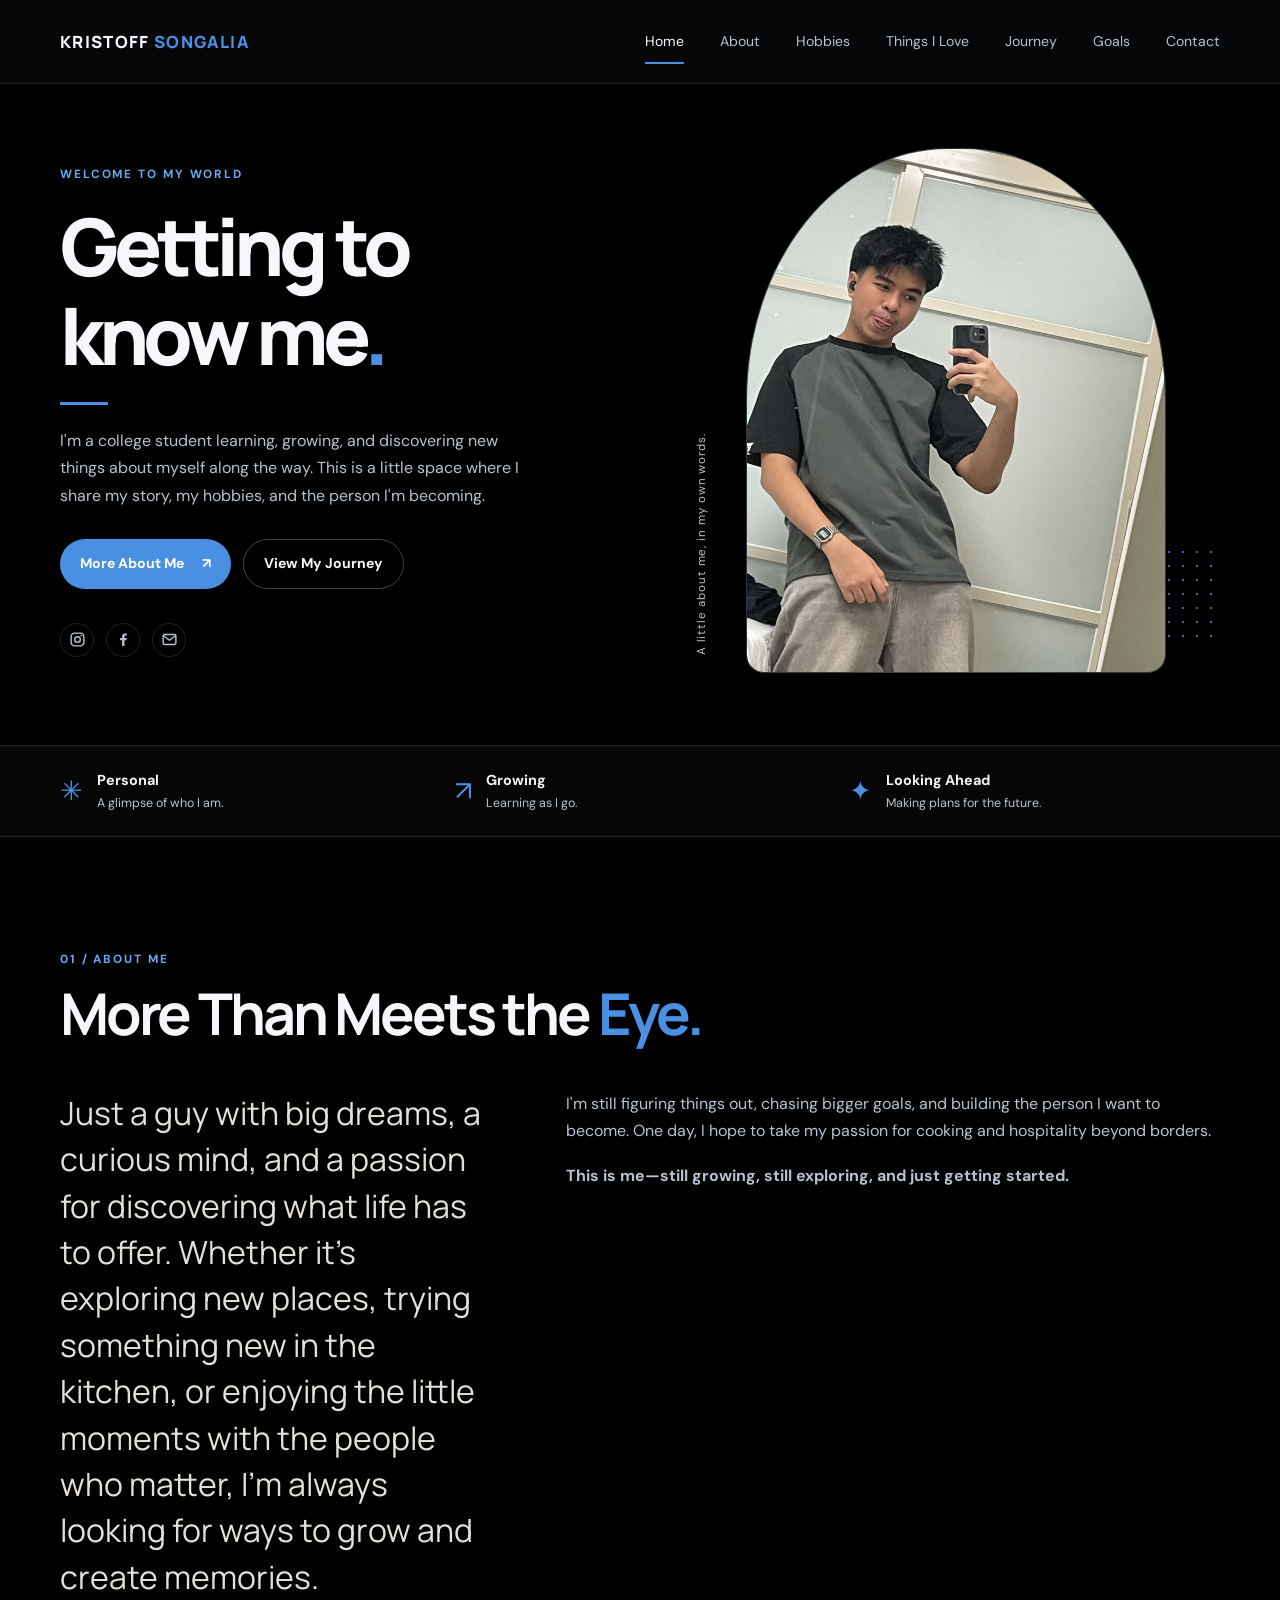
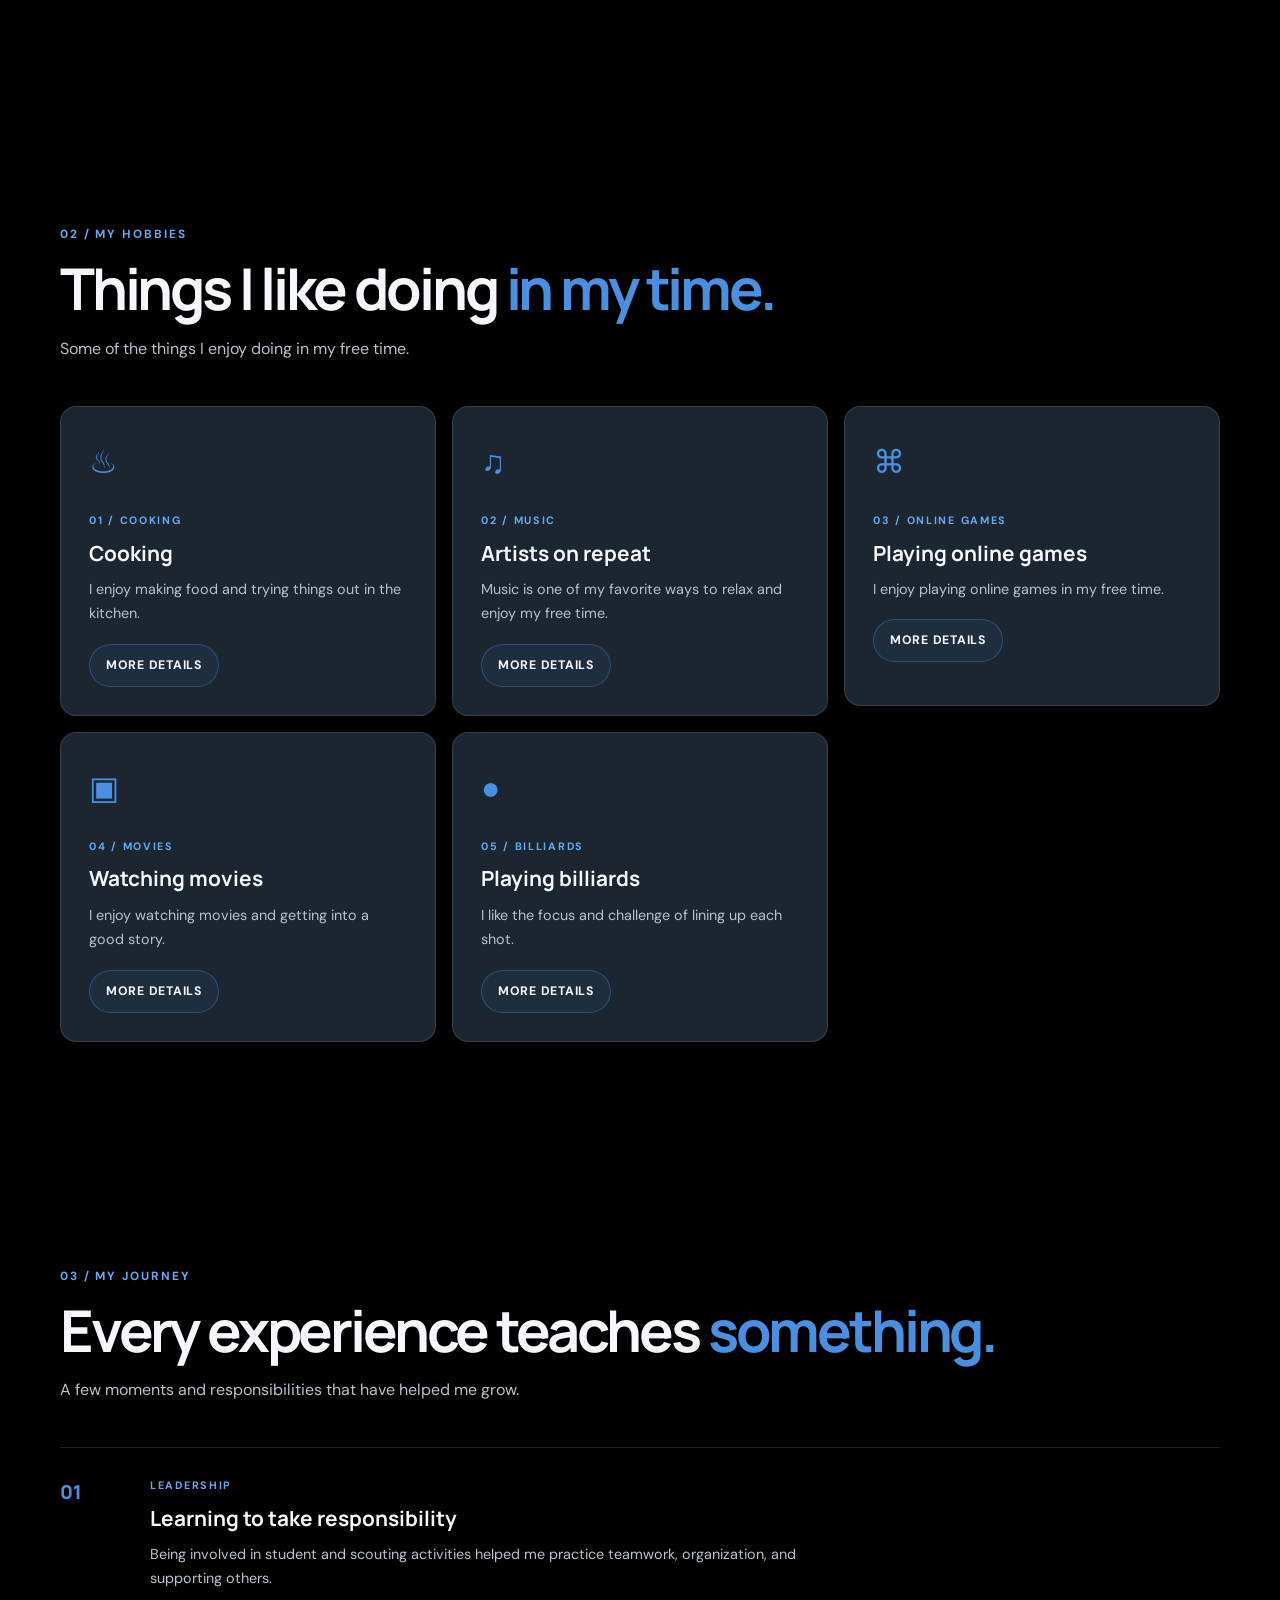
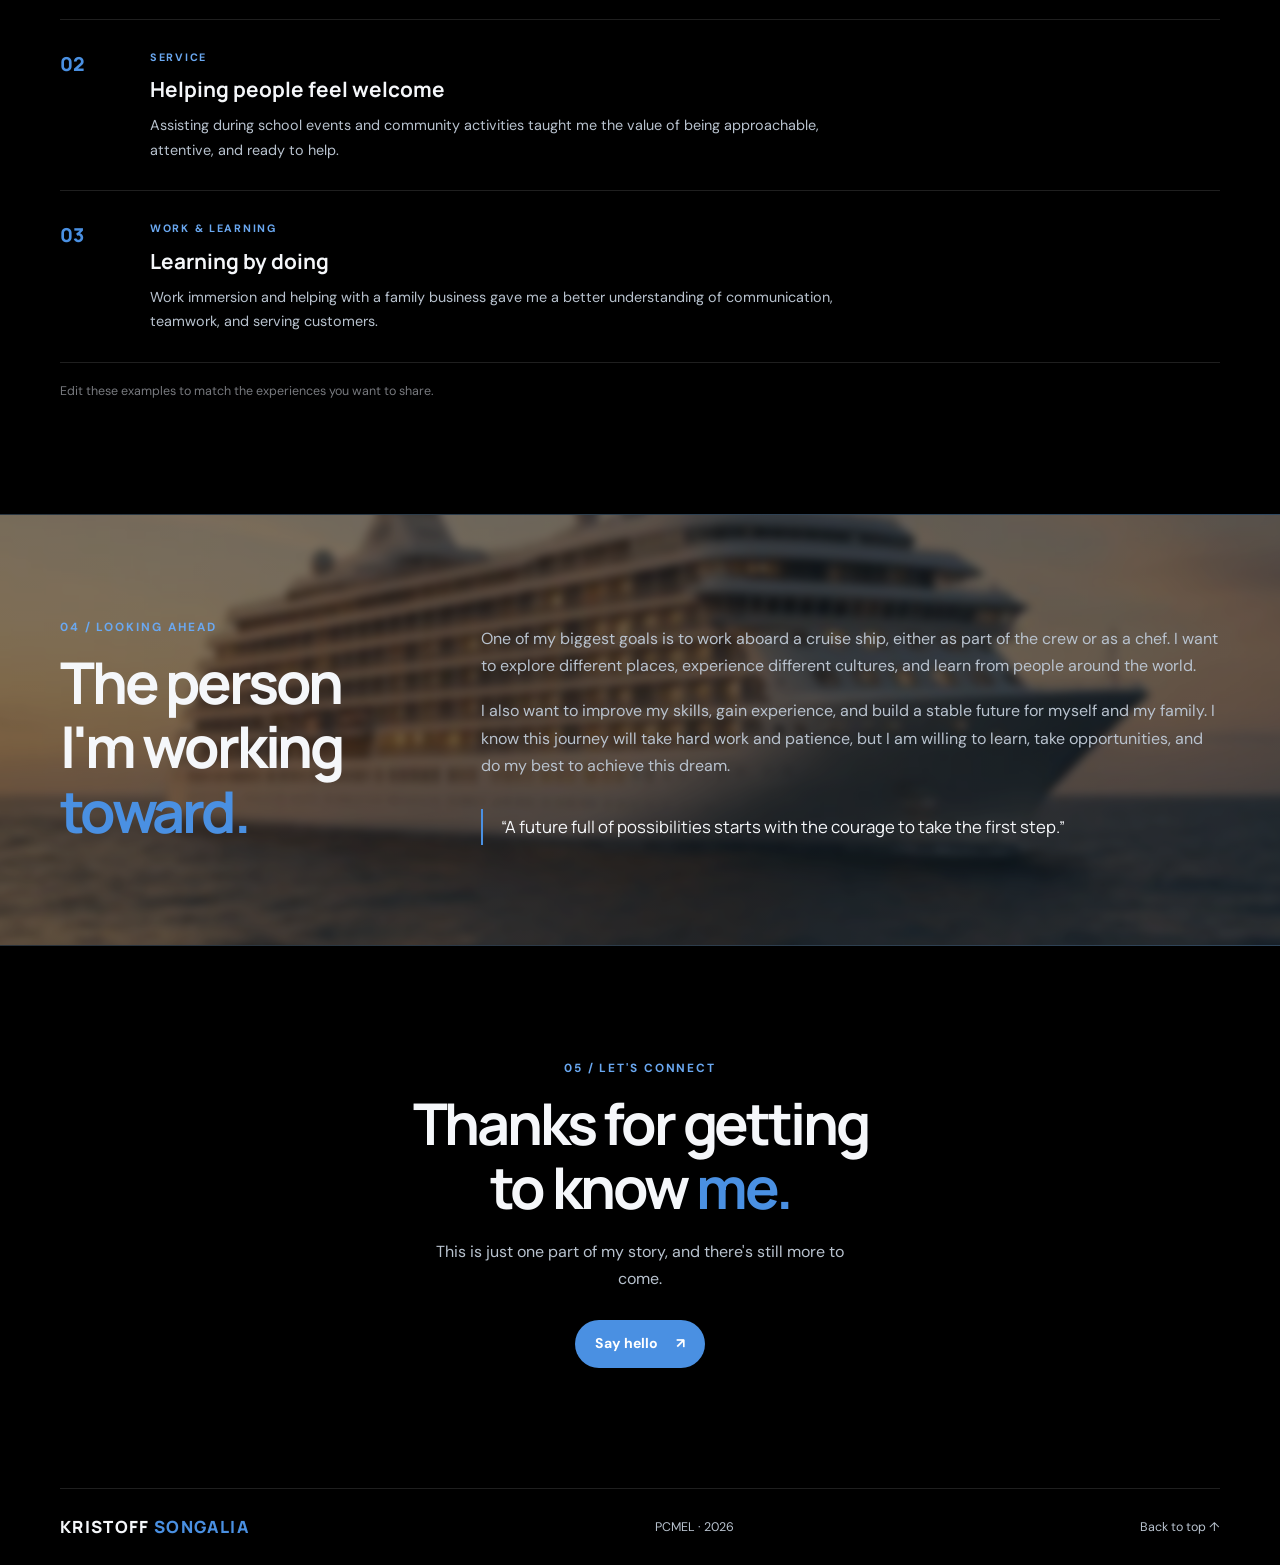
<file: index.html>
<!DOCTYPE html>
<html lang="en">
<head>
  <meta charset="UTF-8" />
  <meta name="viewport" content="width=device-width, initial-scale=1.0" />
  <meta name="description" content="A personal website introducing me, my hobbies, experiences, and future goals." />
  <title>KRISTOFF SONGALIA | Getting to Know Me</title>
  <link rel="preconnect" href="https://fonts.googleapis.com">
  <link rel="preconnect" href="https://fonts.gstatic.com" crossorigin>
  <link href="https://fonts.googleapis.com/css2?family=DM+Sans:wght@400;500;600;700&family=Manrope:wght@400;500;600;700;800&display=swap" rel="stylesheet">
  <link rel="stylesheet" href="style.css" />
  <script src="script.js" defer></script>
</head>
<body>
  <video class="bg-video" autoplay muted loop playsinline aria-hidden="true">
    <source src="background.mp4" type="video/mp4" />
  </video>

  <header class="site-header">
    <a class="logo" href="index.html#home">KRISTOFF <span>SONGALIA</span></a>
    <button class="menu-toggle" id="menu-toggle" aria-label="Open navigation" aria-expanded="false">
      <span></span><span></span><span></span>
    </button>
    <nav class="nav-links" id="nav-links" aria-label="Main navigation">
      <a class="nav-link active" href="index.html">Home</a>
      <a class="nav-link" href="about.html">About</a>
      <a class="nav-link" href="hobbies.html">Hobbies</a>
      <a class="nav-link" href="things-i-love.html">Things I Love</a>
      <a class="nav-link" href="journey.html">Journey</a>
      <a class="nav-link" href="goals.html">Goals</a>
      <a class="nav-link" href="contact.html">Contact</a>
    </nav>
  </header>

  <main>
    <section class="hero section-shell" id="home">
      <div class="hero-copy">
        <p class="eyebrow">WELCOME TO MY WORLD</p>
        <h1>Getting to<br class="desktop-break"> know me<span>.</span></h1>
        <div class="accent-line"></div>
        <p class="hero-description">
          I'm a college student learning, growing, and discovering new things about myself along the way.
          This is a little space where I share my story, my hobbies, and the person I'm becoming.
        </p>
        <div class="hero-actions">
          <a class="button button-primary" href="about.html">More About Me <span aria-hidden="true">↗</span></a>
          <a class="button button-secondary" href="journey.html">View My Journey</a>
        </div>
        <div class="social-links" aria-label="Social links">
          <a href="https://www.instagram.com/kunstyvr/" aria-label="Instagram" title="Instagram" target="_blank" rel="noopener noreferrer">
            <svg viewBox="0 0 24 24" aria-hidden="true"><rect x="3" y="3" width="18" height="18" rx="5" fill="none" stroke="currentColor" stroke-width="2"/><circle cx="12" cy="12" r="4" fill="none" stroke="currentColor" stroke-width="2"/><circle cx="17.5" cy="6.5" r="1.25" fill="currentColor"/></svg>
          </a>
          <a href="https://www.facebook.com/kobiixr" aria-label="Facebook" title="Facebook" target="_blank" rel="noopener noreferrer">
            <svg viewBox="0 0 24 24" aria-hidden="true"><path fill="currentColor" d="M13.4 21v-8h2.7l.4-3.1h-3.1v-2c0-.9.3-1.5 1.6-1.5h1.7V3.6c-.3 0-1.3-.1-2.5-.1-2.5 0-4.2 1.5-4.2 4.3v2.1H7.2V13H10v8h3.4Z"/></svg>
          </a>
          <a href="mailto:songaliakristoff29@email.com" aria-label="Email" title="Email">
            <svg viewBox="0 0 24 24" aria-hidden="true"><rect x="3" y="5" width="18" height="14" rx="2" fill="none" stroke="currentColor" stroke-width="2"/><path d="m4 7 8 6 8-6" fill="none" stroke="currentColor" stroke-width="2" stroke-linecap="round" stroke-linejoin="round"/></svg>
          </a>
        </div>
      </div>
      <div class="hero-visual">
        <div class="portrait-frame">
          <img src="profile-placeholder.jpg" alt="Placeholder portrait. Replace this with your own photo." />
        </div>
        <div class="dot-pattern" aria-hidden="true"></div>
        <p class="image-note">A little about me, in my own words.</p>
      </div>
    </section>

    <section class="intro-strip" aria-label="Website highlights">
      <div class="strip-item"><span class="strip-icon">✳</span><div><strong>Personal</strong><small>A glimpse of who I am.</small></div></div>
      <div class="strip-item"><span class="strip-icon">↗</span><div><strong>Growing</strong><small>Learning as I go.</small></div></div>
      <div class="strip-item"><span class="strip-icon">✦</span><div><strong>Looking Ahead</strong><small>Making plans for the future.</small></div></div>
    </section>

    <section class="content-section section-shell" id="about">
      <div class="section-heading">
        <p class="eyebrow">01 / ABOUT ME</p>
        <h2>More Than Meets the <span>Eye.</span></h2>
      </div>
      <div class="about-grid">
        <p class="section-lead">Just a guy with big dreams, a curious mind, and a passion for discovering what life has to offer. Whether it's exploring new places, trying something new in the kitchen, or enjoying the little moments with the people who matter, I'm always looking for ways to grow and create memories.</p>
        <div class="body-copy">
          <p>I'm still figuring things out, chasing bigger goals, and building the person I want to become. One day, I hope to take my passion for cooking and hospitality beyond borders.</p>
          <p><strong>This is me—still growing, still exploring, and just getting started.</strong></p>
        </div>
      </div>
    </section>

    <section class="content-section section-shell" id="hobbies">
      <div class="section-heading">
        <p class="eyebrow">02 / MY HOBBIES</p>
        <h2>Things I like doing <span>in my time.</span></h2>
        <p class="section-subtitle">Some of the things I enjoy doing in my free time.</p>
      </div>
      <div class="interest-grid">
        <article class="interest-card">
          <img class="interest-card-image" src="hobbies/cooking.jpg" alt="" aria-hidden="true" />
          <div class="card-symbol">♨</div>
          <p class="card-label">01 / COOKING</p>
          <h3>Cooking</h3>
          <p>I enjoy making food and trying things out in the kitchen.</p>
          <div class="card-extra">
            <p>Cooking gives me a fun way to be hands-on and enjoy something I made myself.</p>
          </div>
          <button class="card-toggle" type="button" aria-expanded="false">More details</button>
        </article>
        <article class="interest-card">
          <img class="interest-card-image" src="hobbies/playing music.jpg" alt="" aria-hidden="true" />
          <div class="card-symbol">♫</div>
          <p class="card-label">02 / MUSIC</p>
          <h3>Artists on repeat</h3>
          <p>Music is one of my favorite ways to relax and enjoy my free time.</p>
          <div class="card-extra">
            <p>Some of my favorite artists are Daniel Caesar, Bruno Mars, and Chris Brown.</p>
          </div>
          <button class="card-toggle" type="button" aria-expanded="false">More details</button>
        </article>
        <article class="interest-card">
          <img class="interest-card-image" src="hobbies/playing games.jpg" alt="" aria-hidden="true" />
          <div class="card-symbol">⌘</div>
          <p class="card-label">03 / ONLINE GAMES</p>
          <h3>Playing online games</h3>
          <p>I enjoy playing online games in my free time.</p>
          <div class="card-extra">
            <p>Games are a fun way to relax, think strategically, and enjoy a challenge.</p>
          </div>
          <button class="card-toggle" type="button" aria-expanded="false">More details</button>
        </article>
        <article class="interest-card">
          <img class="interest-card-image" src="hobbies/movie.jpg" alt="" aria-hidden="true" />
          <div class="card-symbol">▣</div>
          <p class="card-label">04 / MOVIES</p>
          <h3>Watching movies</h3>
          <p>I enjoy watching movies and getting into a good story.</p>
          <div class="card-extra">
            <p>Movies are a great way to unwind and explore different stories and characters.</p>
          </div>
          <button class="card-toggle" type="button" aria-expanded="false">More details</button>
        </article>
        <article class="interest-card">
          <img class="interest-card-image" src="hobbies/billiards.jpg" alt="" aria-hidden="true" />
          <div class="card-symbol">●</div>
          <p class="card-label">05 / BILLIARDS</p>
          <h3>Playing billiards</h3>
          <p>I like the focus and challenge of lining up each shot.</p>
          <div class="card-extra">
            <p>Every turn takes patience, a little planning, and a steady aim.</p>
          </div>
          <button class="card-toggle" type="button" aria-expanded="false">More details</button>
        </article>
      </div>
    </section>

    <section class="content-section section-shell" id="journey">
      <div class="section-heading">
        <p class="eyebrow">03 / MY JOURNEY</p>
        <h2>Every experience teaches <span>something.</span></h2>
        <p class="section-subtitle">A few moments and responsibilities that have helped me grow.</p>
      </div>
      <div class="timeline">
        <article class="timeline-item">
          <span class="timeline-marker">01</span>
          <div><p class="card-label">LEADERSHIP</p><h3>Learning to take responsibility</h3><p>Being involved in student and scouting activities helped me practice teamwork, organization, and supporting others.</p></div>
        </article>
        <article class="timeline-item">
          <span class="timeline-marker">02</span>
          <div><p class="card-label">SERVICE</p><h3>Helping people feel welcome</h3><p>Assisting during school events and community activities taught me the value of being approachable, attentive, and ready to help.</p></div>
        </article>
        <article class="timeline-item">
          <span class="timeline-marker">03</span>
          <div><p class="card-label">WORK &amp; LEARNING</p><h3>Learning by doing</h3><p>Work immersion and helping with a family business gave me a better understanding of communication, teamwork, and serving customers.</p></div>
        </article>
      </div>
      <p class="small-note">Edit these examples to match the experiences you want to share.</p>
    </section>

    <section class="goals-section" id="goals">
      <div class="goals-inner section-shell">
        <div>
          <p class="eyebrow">04 / LOOKING AHEAD</p>
          <h2>The person<br>I'm working <span>toward.</span></h2>
        </div>
        <div class="goals-copy">
          <p>One of my biggest goals is to work aboard a cruise ship, either as part of the crew or as a chef. I want to explore different places, experience different cultures, and learn from people around the world.</p>
          <p>I also want to improve my skills, gain experience, and build a stable future for myself and my family. I know this journey will take hard work and patience, but I am willing to learn, take opportunities, and do my best to achieve this dream.</p>
          <div class="goal-quote">“A future full of possibilities starts with the courage to take the first step.”</div>
        </div>
      </div>
    </section>

    <section class="contact-section section-shell" id="contact">
      <p class="eyebrow">05 / LET'S CONNECT</p>
      <h2>Thanks for getting<br>to know <span>me.</span></h2>
      <p class="contact-copy">This is just one part of my story, and there's still more to come.</p>
      <a class="button button-primary" href="mailto:songaliakristoff29@email.com">Say hello <span aria-hidden="true">↗</span></a>
    </section>
  </main>

  <audio id="site-music" preload="none" loop>
    <source src="music.mp3" type="audio/mpeg" />
  </audio>

  <footer class="site-footer">
    <a class="logo" href="index.html">KRISTOFF <span>SONGALIA</span></a>
    <p>PCMEL · <span id="year"></span></p>
    <a href="index.html" class="back-top">Back to top ↑</a>
  </footer>
</body>
</html>
</file>
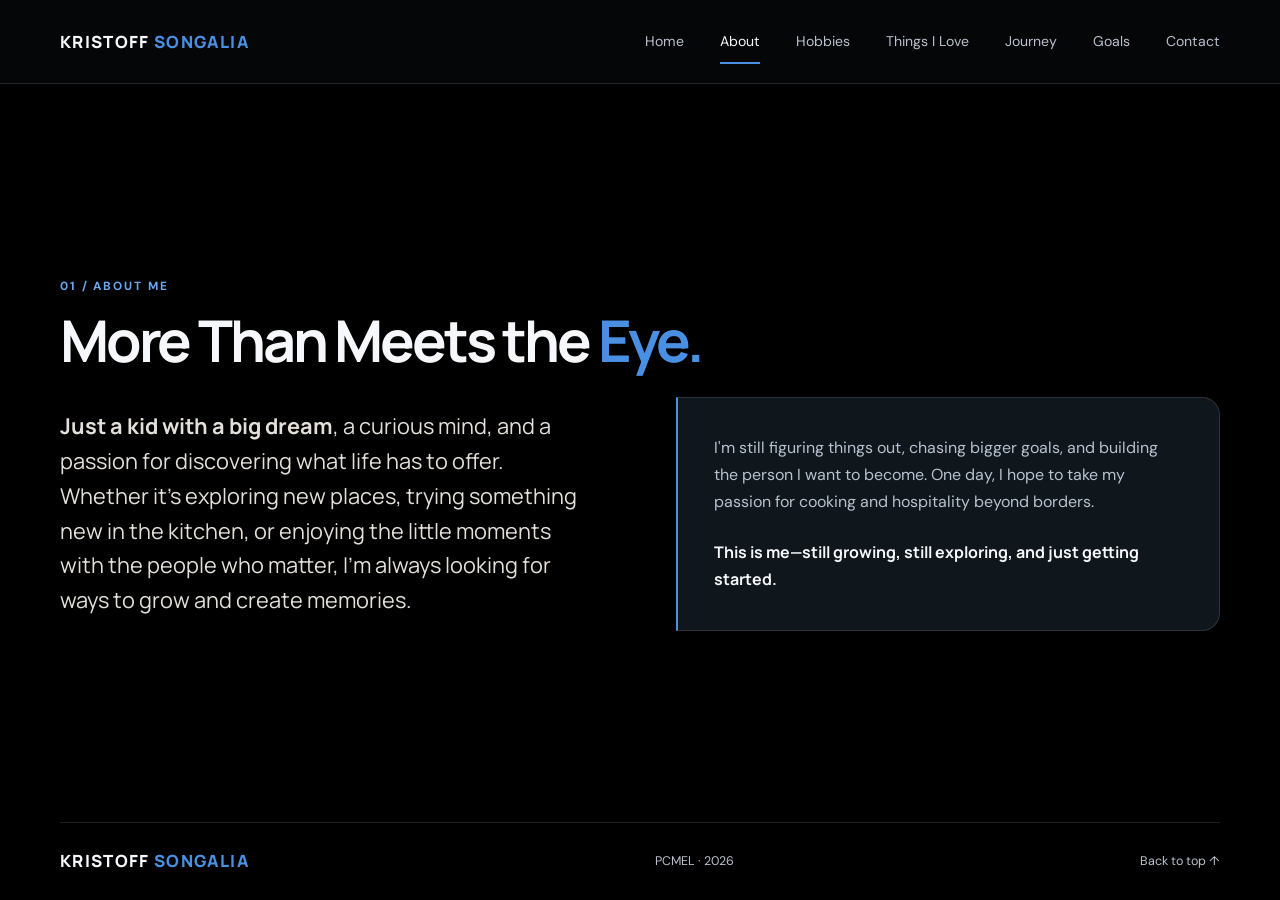
<file: about.html>
<!DOCTYPE html>
<html lang="en">
<head>
  <meta charset="UTF-8" />
  <meta name="viewport" content="width=device-width, initial-scale=1.0" />
  <title>About | KRISTOFF SONGALIA</title>
  <link rel="preconnect" href="https://fonts.googleapis.com">
  <link rel="preconnect" href="https://fonts.gstatic.com" crossorigin>
  <link href="https://fonts.googleapis.com/css2?family=DM+Sans:wght@400;500;600;700&family=Manrope:wght@400;500;600;700;800&display=swap" rel="stylesheet">
  <link rel="stylesheet" href="style.css" />
  <script src="script.js" defer></script>
</head>
<body class="about-page">
  <video class="bg-video" autoplay muted loop playsinline aria-hidden="true">
    <source src="background.mp4" type="video/mp4" />
  </video>

  <header class="site-header">
    <a class="logo" href="index.html">KRISTOFF <span>SONGALIA</span></a>
    <button class="menu-toggle" id="menu-toggle" aria-label="Open navigation" aria-expanded="false">
      <span></span><span></span><span></span>
    </button>
    <nav class="nav-links" id="nav-links" aria-label="Main navigation">
      <a class="nav-link" href="index.html">Home</a>
      <a class="nav-link active" href="about.html">About</a>
      <a class="nav-link" href="hobbies.html">Hobbies</a>
      <a class="nav-link" href="things-i-love.html">Things I Love</a>
      <a class="nav-link" href="journey.html">Journey</a>
      <a class="nav-link" href="goals.html">Goals</a>
      <a class="nav-link" href="contact.html">Contact</a>
    </nav>
  </header>

  <main>
    <section class="content-section section-shell">
      <div class="section-heading">
        <p class="eyebrow">01 / ABOUT ME</p>
        <h2>More Than Meets the <span>Eye.</span></h2>
      </div>
      <div class="about-grid">
        <p class="section-lead"><strong>Just a kid with a big dream</strong>, a curious mind, and a passion for discovering what life has to offer. Whether it's exploring new places, trying something new in the kitchen, or enjoying the little moments with the people who matter, I'm always looking for ways to grow and create memories.</p>
        <div class="body-copy">
          <p>I'm still figuring things out, chasing bigger goals, and building the person I want to become. One day, I hope to take my passion for cooking and hospitality beyond borders.</p>
          <p><strong>This is me—still growing, still exploring, and just getting started.</strong></p>
        </div>
      </div>
    </section>
  </main>

  <audio id="site-music" preload="none" loop>
    <source src="music.mp3" type="audio/mpeg" />
  </audio>

  <footer class="site-footer">
    <a class="logo" href="index.html">KRISTOFF <span>SONGALIA</span></a>
    <p>PCMEL · <span id="year"></span></p>
    <a href="index.html" class="back-top">Back to top ↑</a>
  </footer>
</body>
</html>
</file>
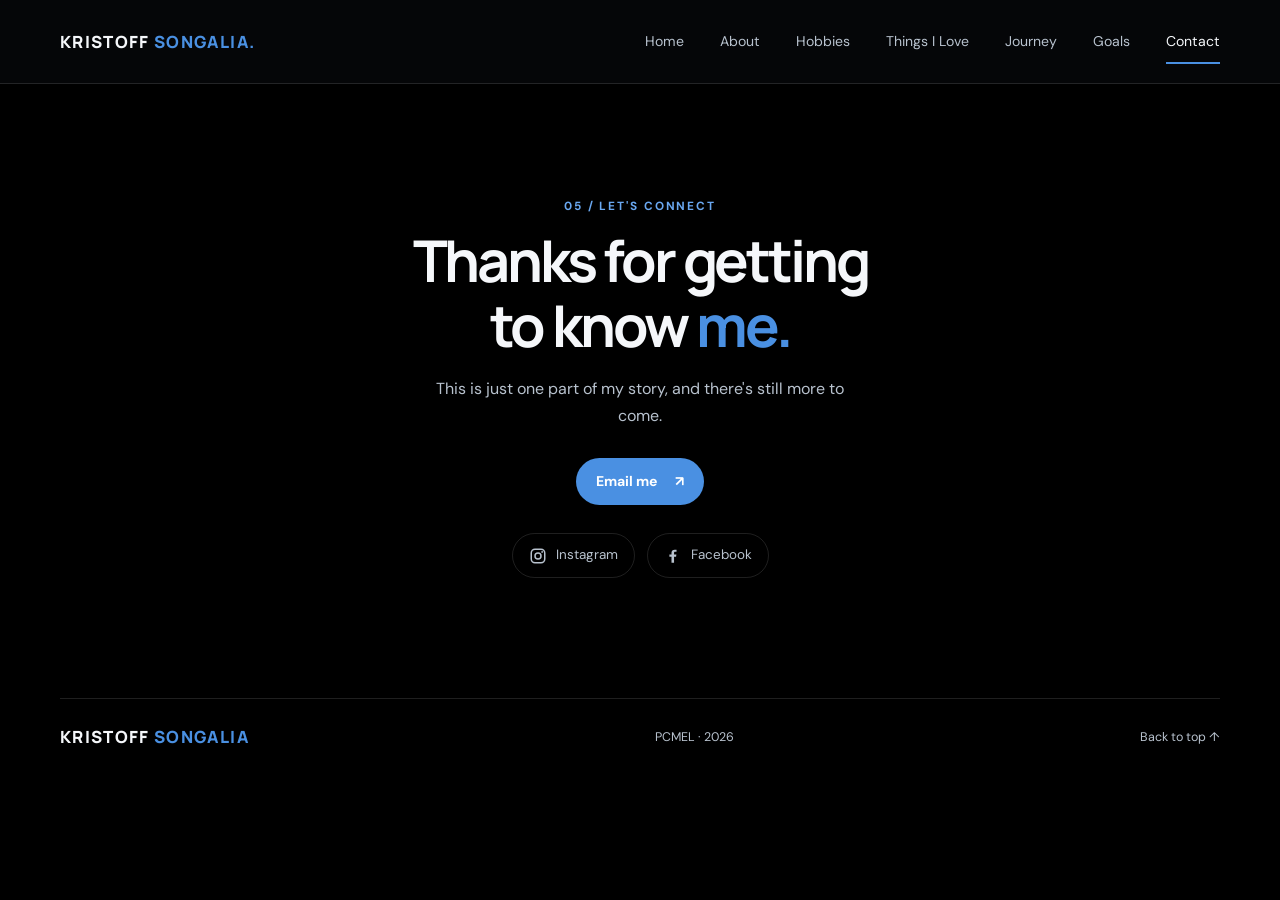
<file: contact.html>
<!DOCTYPE html>
<html lang="en">
<head>
  <meta charset="UTF-8" />
  <meta name="viewport" content="width=device-width, initial-scale=1.0" />
  <title>Contact | KRISTOFF SONGALIA</title>
  <link rel="preconnect" href="https://fonts.googleapis.com">
  <link rel="preconnect" href="https://fonts.gstatic.com" crossorigin>
  <link href="https://fonts.googleapis.com/css2?family=DM+Sans:wght@400;500;600;700&family=Manrope:wght@400;500;600;700;800&display=swap" rel="stylesheet">
  <link rel="stylesheet" href="style.css" />
  <script src="script.js" defer></script>
</head>
<body>
  <video class="bg-video" autoplay muted loop playsinline aria-hidden="true">
    <source src="background.mp4" type="video/mp4" />
  </video>

  <header class="site-header">
    <a class="logo" href="index.html">KRISTOFF <span>SONGALIA.</span></a>
    <button class="menu-toggle" id="menu-toggle" aria-label="Open navigation" aria-expanded="false">
      <span></span><span></span><span></span>
    </button>
    <nav class="nav-links" id="nav-links" aria-label="Main navigation">
      <a class="nav-link" href="index.html">Home</a>
      <a class="nav-link" href="about.html">About</a>
      <a class="nav-link" href="hobbies.html">Hobbies</a>
      <a class="nav-link" href="things-i-love.html">Things I Love</a>
      <a class="nav-link" href="journey.html">Journey</a>
      <a class="nav-link" href="goals.html">Goals</a>
      <a class="nav-link active" href="contact.html">Contact</a>
    </nav>
  </header>

  <main>
    <section class="contact-section section-shell">
      <p class="eyebrow">05 / LET'S CONNECT</p>
      <h2>Thanks for getting<br>to know <span>me.</span></h2>
      <p class="contact-copy">This is just one part of my story, and there's still more to come.</p>
      <a class="button button-primary" href="mailto:songaliakristoff29@email.com">Email me <span aria-hidden="true">↗</span></a>
      <div class="contact-socials" aria-label="Social media links">
        <a href="https://www.instagram.com/kunstyvr/" target="_blank" rel="noopener noreferrer">
          <svg viewBox="0 0 24 24" aria-hidden="true"><rect x="3" y="3" width="18" height="18" rx="5" fill="none" stroke="currentColor" stroke-width="2"/><circle cx="12" cy="12" r="4" fill="none" stroke="currentColor" stroke-width="2"/><circle cx="17.5" cy="6.5" r="1.25" fill="currentColor"/></svg>
          Instagram
        </a>
        <a href="https://www.facebook.com/kobiixr" target="_blank" rel="noopener noreferrer">
          <svg viewBox="0 0 24 24" aria-hidden="true"><path fill="currentColor" d="M13.4 21v-8h2.7l.4-3.1h-3.1v-2c0-.9.3-1.5 1.6-1.5h1.7V3.6c-.3 0-1.3-.1-2.5-.1-2.5 0-4.2 1.5-4.2 4.3v2.1H7.2V13H10v8h3.4Z"/></svg>
          Facebook
        </a>
      </div>
    </section>
  </main>

  <audio id="site-music" preload="none" loop>
    <source src="music.mp3" type="audio/mpeg" />
  </audio>

  <footer class="site-footer">
    <a class="logo" href="index.html">KRISTOFF <span>SONGALIA</span></a>
    <p>PCMEL · <span id="year"></span></p>
    <a href="index.html" class="back-top">Back to top ↑</a>
  </footer>
</body>
</html>
</file>
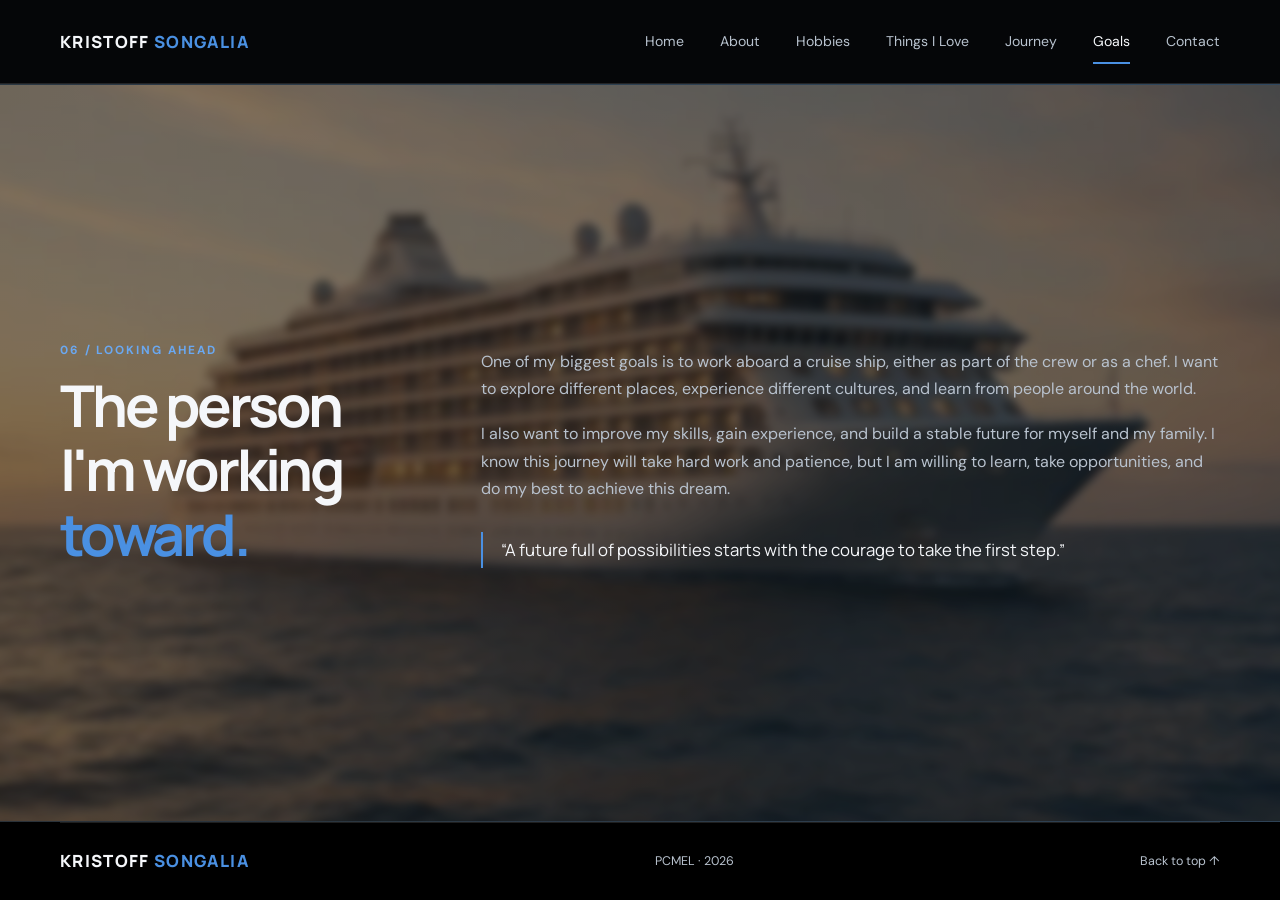
<file: goals.html>
<!DOCTYPE html>
<html lang="en">
<head>
  <meta charset="UTF-8" />
  <meta name="viewport" content="width=device-width, initial-scale=1.0" />
  <title>Goals | KRISTOFF SONGALIA</title>
  <link rel="preconnect" href="https://fonts.googleapis.com">
  <link rel="preconnect" href="https://fonts.gstatic.com" crossorigin>
  <link href="https://fonts.googleapis.com/css2?family=DM+Sans:wght@400;500;600;700&family=Manrope:wght@400;500;600;700;800&display=swap" rel="stylesheet">
  <link rel="stylesheet" href="style.css" />
  <script src="script.js" defer></script>
</head>
<body class="goals-page">
  <video class="bg-video" autoplay muted loop playsinline aria-hidden="true">
    <source src="background.mp4" type="video/mp4" />
  </video>

  <header class="site-header">
    <a class="logo" href="index.html">KRISTOFF <span>SONGALIA</span></a>
    <button class="menu-toggle" id="menu-toggle" aria-label="Open navigation" aria-expanded="false">
      <span></span><span></span><span></span>
    </button>
    <nav class="nav-links" id="nav-links" aria-label="Main navigation">
      <a class="nav-link" href="index.html">Home</a>
      <a class="nav-link" href="about.html">About</a>
      <a class="nav-link" href="hobbies.html">Hobbies</a>
      <a class="nav-link" href="things-i-love.html">Things I Love</a>
      <a class="nav-link" href="journey.html">Journey</a>
      <a class="nav-link active" href="goals.html">Goals</a>
      <a class="nav-link" href="contact.html">Contact</a>
    </nav>
  </header>

  <main>
    <section class="goals-section">
      <div class="goals-inner section-shell">
        <div>
          <p class="eyebrow">06 / LOOKING AHEAD</p>
          <h2>The person<br>I'm working <span>toward.</span></h2>
        </div>
        <div class="goals-copy">
          <p>One of my biggest goals is to work aboard a cruise ship, either as part of the crew or as a chef. I want to explore different places, experience different cultures, and learn from people around the world.</p>
          <p>I also want to improve my skills, gain experience, and build a stable future for myself and my family. I know this journey will take hard work and patience, but I am willing to learn, take opportunities, and do my best to achieve this dream.</p>
          <div class="goal-quote">“A future full of possibilities starts with the courage to take the first step.”</div>
        </div>
      </div>
    </section>
  </main>

  <audio id="site-music" preload="none" loop>
    <source src="music.mp3" type="audio/mpeg" />
  </audio>

  <footer class="site-footer">
    <a class="logo" href="index.html">KRISTOFF <span>SONGALIA</span></a>
    <p>PCMEL · <span id="year"></span></p>
    <a href="index.html" class="back-top">Back to top ↑</a>
  </footer>
</body>
</html>
</file>
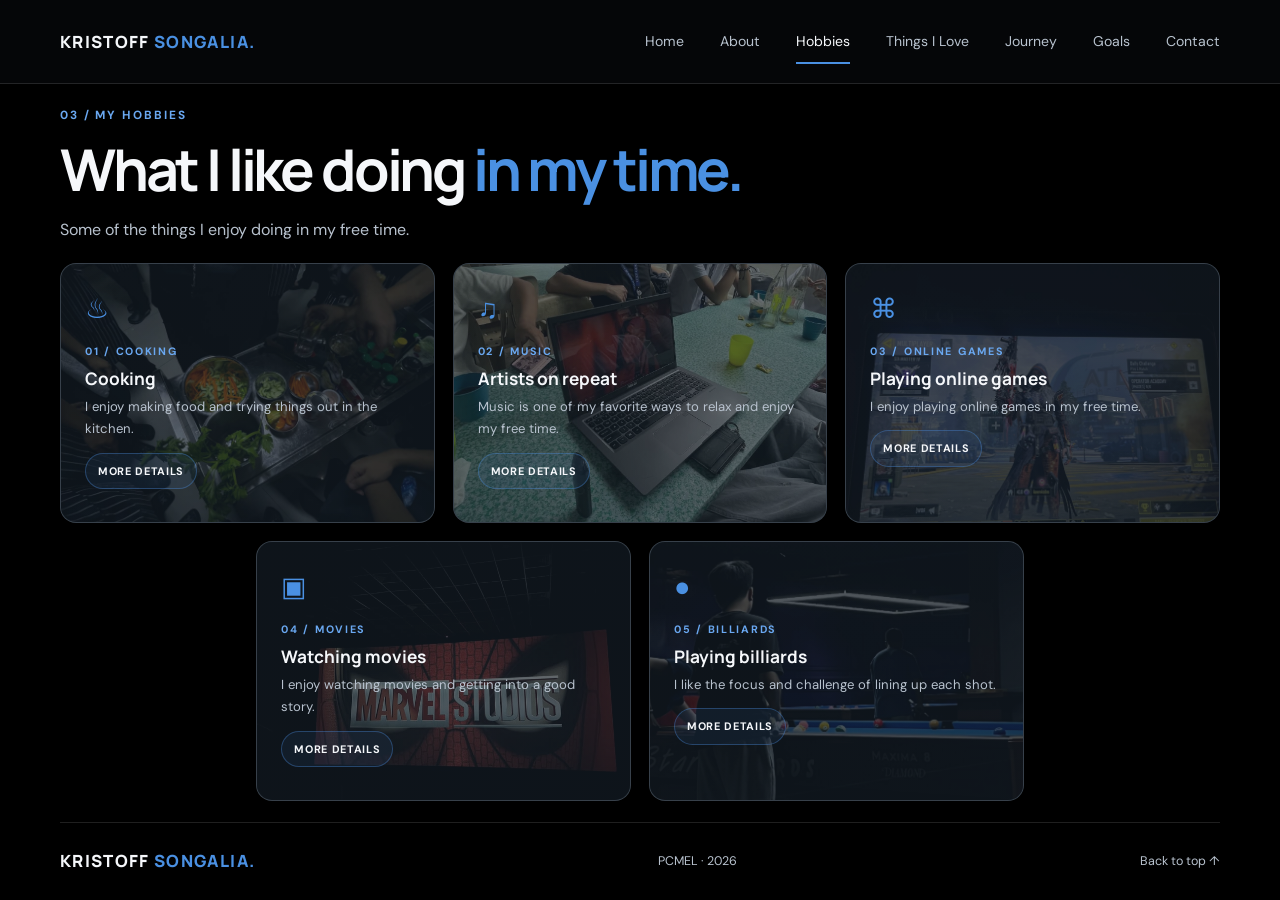
<file: hobbies.html>
<!DOCTYPE html>
<html lang="en">
<head>
  <meta charset="UTF-8" />
  <meta name="viewport" content="width=device-width, initial-scale=1.0" />
  <title>Hobbies | KRISTOFF SONGALIA</title>
  <link rel="preconnect" href="https://fonts.googleapis.com">
  <link rel="preconnect" href="https://fonts.gstatic.com" crossorigin>
  <link href="https://fonts.googleapis.com/css2?family=DM+Sans:wght@400;500;600;700&family=Manrope:wght@400;500;600;700;800&display=swap" rel="stylesheet">
  <link rel="stylesheet" href="style.css" />
  <script src="script.js" defer></script>
</head>
<body class="hobbies-page">
  <video class="bg-video" autoplay muted loop playsinline aria-hidden="true">
    <source src="background.mp4" type="video/mp4" />
  </video>

  <header class="site-header">
    <a class="logo" href="index.html">KRISTOFF <span>SONGALIA.</span></a>
    <button class="menu-toggle" id="menu-toggle" aria-label="Open navigation" aria-expanded="false">
      <span></span><span></span><span></span>
    </button>
    <nav class="nav-links" id="nav-links" aria-label="Main navigation">
      <a class="nav-link" href="index.html">Home</a>
      <a class="nav-link" href="about.html">About</a>
      <a class="nav-link active" href="hobbies.html">Hobbies</a>
      <a class="nav-link" href="things-i-love.html">Things I Love</a>
      <a class="nav-link" href="journey.html">Journey</a>
      <a class="nav-link" href="goals.html">Goals</a>
      <a class="nav-link" href="contact.html">Contact</a>
    </nav>
  </header>

  <main>
    <section class="content-section section-shell hobby-section">
      <div class="section-heading">
        <p class="eyebrow">03 / MY HOBBIES</p>
        <h2>What I like doing <span>in my time.</span></h2>
        <p class="section-subtitle">Some of the things I enjoy doing in my free time.</p>
      </div>
      <div class="interest-grid">
        <article class="interest-card">
          <img class="interest-card-image" src="hobbies/cooking.jpg" alt="" aria-hidden="true" />
          <div class="card-symbol">♨</div>
          <p class="card-label">01 / COOKING</p>
          <h3>Cooking</h3>
          <p>I enjoy making food and trying things out in the kitchen.</p>
          <div class="card-extra">
            <p>Cooking gives me a fun way to be hands-on and enjoy something I made myself.</p>
          </div>
          <button class="card-toggle" type="button" aria-expanded="false">More details</button>
        </article>
        <article class="interest-card">
          <img class="interest-card-image" src="hobbies/playing music.jpg" alt="" aria-hidden="true" />
          <div class="card-symbol">♫</div>
          <p class="card-label">02 / MUSIC</p>
          <h3>Artists on repeat</h3>
          <p>Music is one of my favorite ways to relax and enjoy my free time.</p>
          <div class="card-extra">
            <p>Some of my favorite artists are Daniel Caesar, Bruno Mars, and Chris Brown.</p>
          </div>
          <button class="card-toggle" type="button" aria-expanded="false">More details</button>
        </article>
        <article class="interest-card">
          <img class="interest-card-image" src="hobbies/playing games.jpg" alt="" aria-hidden="true" />
          <div class="card-symbol">⌘</div>
          <p class="card-label">03 / ONLINE GAMES</p>
          <h3>Playing online games</h3>
          <p>I enjoy playing online games in my free time.</p>
          <div class="card-extra">
            <p>Games are a fun way to relax, think strategically, and enjoy a challenge.</p>
          </div>
          <button class="card-toggle" type="button" aria-expanded="false">More details</button>
        </article>
        <article class="interest-card">
          <img class="interest-card-image" src="hobbies/movie.jpg" alt="" aria-hidden="true" />
          <div class="card-symbol">▣</div>
          <p class="card-label">04 / MOVIES</p>
          <h3>Watching movies</h3>
          <p>I enjoy watching movies and getting into a good story.</p>
          <div class="card-extra">
            <p>Movies are a great way to unwind and explore different stories and characters.</p>
          </div>
          <button class="card-toggle" type="button" aria-expanded="false">More details</button>
        </article>
        <article class="interest-card">
          <img class="interest-card-image" src="hobbies/billiards.jpg" alt="" aria-hidden="true" />
          <div class="card-symbol">●</div>
          <p class="card-label">05 / BILLIARDS</p>
          <h3>Playing billiards</h3>
          <p>I like the focus and challenge of lining up each shot.</p>
          <div class="card-extra">
            <p>Every turn takes patience, a little planning, and a steady aim.</p>
          </div>
          <button class="card-toggle" type="button" aria-expanded="false">More details</button>
        </article>
      </div>
    </section>
  </main>

  <audio id="site-music" preload="none" loop>
    <source src="music.mp3" type="audio/mpeg" />
  </audio>

  <footer class="site-footer">
    <a class="logo" href="index.html">KRISTOFF <span>SONGALIA.</span></a>
    <p>PCMEL · <span id="year"></span></p>
    <a href="index.html" class="back-top">Back to top ↑</a>
  </footer>
</body>
</html>
</file>
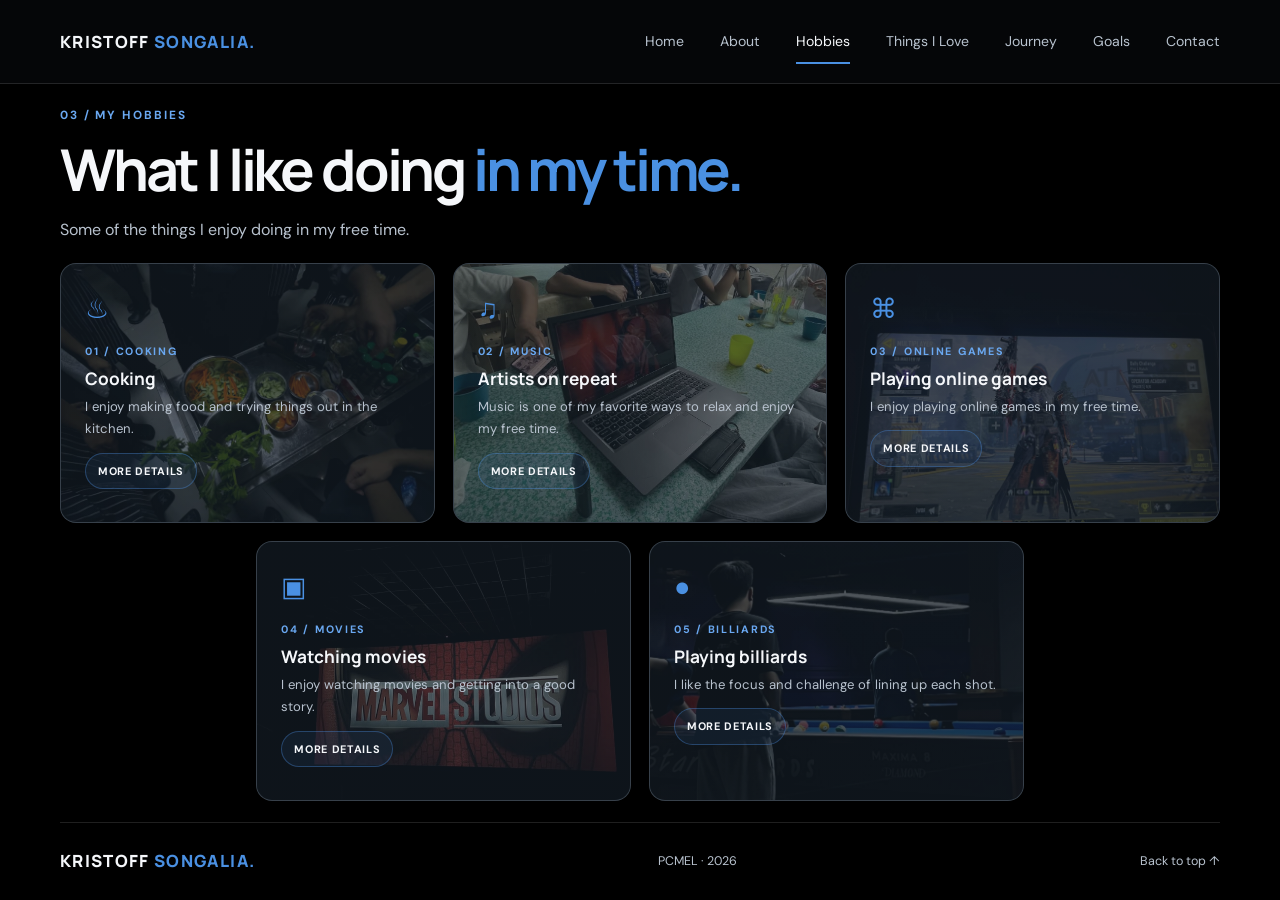
<file: interests.html>
<!DOCTYPE html>
<html lang="en">
<head>
  <meta charset="UTF-8" />
  <meta name="viewport" content="width=device-width, initial-scale=1.0" />
  <title>Hobbies | KRISTOFF SONGALIA</title>
  <meta http-equiv="refresh" content="0; url=hobbies.html" />
  <link rel="preconnect" href="https://fonts.googleapis.com">
  <link rel="preconnect" href="https://fonts.gstatic.com" crossorigin>
  <link href="https://fonts.googleapis.com/css2?family=DM+Sans:wght@400;500;600;700&family=Manrope:wght@400;500;600;700;800&display=swap" rel="stylesheet">
  <link rel="stylesheet" href="style.css" />
  <script src="script.js" defer></script>
</head>
<body>
  <video class="bg-video" autoplay muted loop playsinline aria-hidden="true">
    <source src="background.mp4" type="video/mp4" />
  </video>

  <header class="site-header">
    <a class="logo" href="index.html">KRISTOFF <span>SONGALIA</span></a>
    <button class="menu-toggle" id="menu-toggle" aria-label="Open navigation" aria-expanded="false">
      <span></span><span></span><span></span>
    </button>
    <nav class="nav-links" id="nav-links" aria-label="Main navigation">
      <a class="nav-link" href="index.html">Home</a>
      <a class="nav-link" href="about.html">About</a>
      <a class="nav-link" href="hobbies.html">Hobbies</a>
      <a class="nav-link" href="things-i-love.html">Things I Love</a>
      <a class="nav-link" href="journey.html">Journey</a>
      <a class="nav-link" href="goals.html">Goals</a>
      <a class="nav-link" href="contact.html">Contact</a>
    </nav>
  </header>

  <main>
    <section class="content-section section-shell">
      <div class="section-heading">
        <p class="eyebrow">02 / BEYOND THE BASICS</p>
        <h2>Things that make me, <span>me.</span></h2>
        <p class="section-subtitle">The little things I enjoy say a lot about who I am.</p>
      </div>
      <div class="interest-grid">
        <article class="interest-card interest-card-large">
          <div class="card-symbol">♫</div>
          <p class="card-label">01 / MUSIC</p>
          <h3>Songs for every mood</h3>
          <p>Music is one of the ways I slow down, reflect, and connect with what I'm feeling.</p>
          <div class="card-extra">
            <p>My go-to vibe is calm, melodic, and a little nostalgic—perfect for studying, dreaming, or resetting after a busy day.</p>
            <button class="music-btn" type="button" data-music="music">Play vibe</button>
          </div>
          <button class="card-toggle" type="button" aria-expanded="false">More details</button>
        </article>
        <article class="interest-card">
          <div class="card-symbol">♡</div>
          <p class="card-label">02 / FAVORITES</p>
          <h3>Little things I love</h3>
          <p>From favorite food to comfort shows, these are the things that make an ordinary day better.</p>
          <div class="card-extra">
            <p>Comfort food, late-night shows, and the small rituals that make a routine feel like home.</p>
            <button class="music-btn" type="button" data-music="favorites">Play vibe</button>
          </div>
          <button class="card-toggle" type="button" aria-expanded="false">More details</button>
        </article>
        <article class="interest-card">
          <div class="card-symbol">✳</div>
          <p class="card-label">03 / FREE TIME</p>
          <h3>My kind of downtime</h3>
          <p>A few activities and interests that help me relax, recharge, and enjoy my time.</p>
          <div class="card-extra">
            <p>Reading, creative hobbies, and anything that helps me recharge while staying curious about the world.</p>
            <button class="music-btn" type="button" data-music="free-time">Play vibe</button>
          </div>
          <button class="card-toggle" type="button" aria-expanded="false">More details</button>
        </article>a
      </div>
    </section>

  </main>

  <audio id="site-music" preload="none" loop>
    <source src="music.mp3" type="audio/mpeg" />
  </audio>

  <footer class="site-footer">
    <a class="logo" href="index.html">KRISTOFF <span>SONGALIA</span></a>
    <p>PCMEL · <span id="year"></span></p>
    <a href="index.html" class="back-top">Back to top ↑</a>
  </footer>
</body>
</html>
</file>
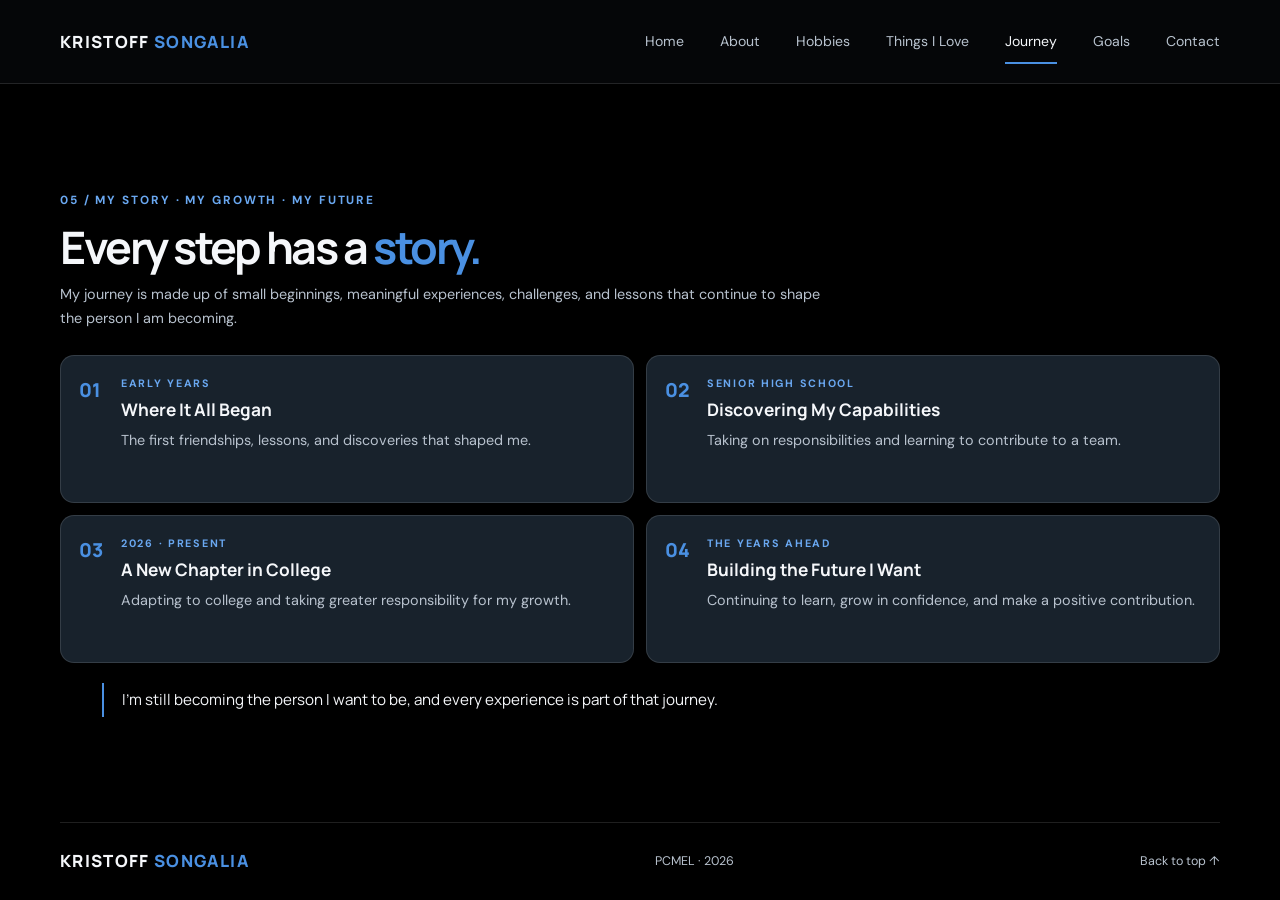
<file: journey.html>
<!DOCTYPE html>
<html lang="en">
<head>
  <meta charset="UTF-8" />
  <meta name="viewport" content="width=device-width, initial-scale=1.0" />
  <title>Journey | KRISTOFF SONGALIA</title>
  <link rel="preconnect" href="https://fonts.googleapis.com">
  <link rel="preconnect" href="https://fonts.gstatic.com" crossorigin>
  <link href="https://fonts.googleapis.com/css2?family=DM+Sans:wght@400;500;600;700&family=Manrope:wght@400;500;600;700;800&display=swap" rel="stylesheet">
  <link rel="stylesheet" href="style.css" />
  <script src="script.js" defer></script>
</head>
<body class="journey-page">
  <video class="bg-video" autoplay muted loop playsinline aria-hidden="true">
    <source src="background.mp4" type="video/mp4" />
  </video>

  <header class="site-header">
    <a class="logo" href="index.html">KRISTOFF <span>SONGALIA</span></a>
    <button class="menu-toggle" id="menu-toggle" aria-label="Open navigation" aria-expanded="false">
      <span></span><span></span><span></span>
    </button>
    <nav class="nav-links" id="nav-links" aria-label="Main navigation">
      <a class="nav-link" href="index.html">Home</a>
      <a class="nav-link" href="about.html">About</a>
      <a class="nav-link" href="hobbies.html">Hobbies</a>
      <a class="nav-link" href="things-i-love.html">Things I Love</a>
      <a class="nav-link active" href="journey.html">Journey</a>
      <a class="nav-link" href="goals.html">Goals</a>
      <a class="nav-link" href="contact.html">Contact</a>
    </nav>
  </header>

  <main>
    <section class="content-section section-shell">
      <div class="section-heading">
        <p class="eyebrow">05 / MY STORY · MY GROWTH · MY FUTURE</p>
        <h2>Every step has a <span>story.</span></h2>
        <p class="section-subtitle">My journey is made up of small beginnings, meaningful experiences, challenges, and lessons that continue to shape the person I am becoming.</p>
      </div>
      <div class="timeline">
        <details class="timeline-item">
          <summary>
            <span class="timeline-marker">01</span>
            <div>
              <p class="card-label">EARLY YEARS</p>
              <h3>Where It All Began</h3>
              <p class="timeline-teaser">The first friendships, lessons, and discoveries that shaped me.</p>
            </div>
          </summary>
          <div class="timeline-details">
            <p>My early school years were the beginning of my learning journey. I started discovering my strengths, building friendships, and learning how to interact with different people. These experiences helped shape my personality and taught me the importance of respect, patience, and being open to learning.</p>
            <p class="journey-theme">KEY THEME: FOUNDATION</p>
          </div>
        </details>
        <details class="timeline-item">
          <summary>
            <span class="timeline-marker">02</span>
            <div>
              <p class="card-label">SENIOR HIGH SCHOOL</p>
              <h3>Discovering My Capabilities</h3>
              <p class="timeline-teaser">Taking on responsibilities and learning to contribute to a team.</p>
            </div>
          </summary>
          <div class="timeline-details">
            <p>Senior high school gave me opportunities to become more involved in school activities and take on responsibilities. Through leadership roles, assisting during events, collaborating with classmates, and working on research projects, I learned to communicate better, manage responsibilities, and contribute to a team. These experiences also helped me understand that growth often comes from trying things outside my comfort zone.</p>
            <p class="journey-theme">KEY THEME: EXPERIENCE &amp; RESPONSIBILITY</p>
          </div>
        </details>
        <details class="timeline-item">
          <summary>
            <span class="timeline-marker">03</span>
            <div>
              <p class="card-label">2026 · PRESENT</p>
              <h3>A New Chapter in College</h3>
              <p class="timeline-teaser">Adapting to college and taking greater responsibility for my growth.</p>
            </div>
          </summary>
          <div class="timeline-details">
            <p>Starting college marks a new chapter in my life. As a first-year student, I am learning to adapt to a different environment, meet new people, and take greater responsibility for my own development. I see this stage as an opportunity to improve my skills, explore new possibilities, and gain experiences that will prepare me for life beyond the classroom.</p>
            <p class="journey-theme">KEY THEME: ADAPTATION &amp; DEVELOPMENT</p>
          </div>
        </details>
        <details class="timeline-item">
          <summary>
            <span class="timeline-marker">04</span>
            <div>
              <p class="card-label">THE YEARS AHEAD</p>
              <h3>Building the Future I Want</h3>
              <p class="timeline-teaser">Continuing to learn, grow in confidence, and make a positive contribution.</p>
            </div>
          </summary>
          <div class="timeline-details">
            <p>Looking ahead, I want to continue learning, gain practical experience, and become more confident in my abilities. I hope to build a career where I can work with different people, create meaningful experiences, and make a positive contribution. More than reaching my goals, I want to become someone who stays grounded, values others, and continues to grow through every opportunity.</p>
            <p class="journey-theme">KEY THEME: AMBITION &amp; PURPOSE</p>
          </div>
        </details>
      </div>
      <blockquote class="goal-quote journey-quote">I'm still becoming the person I want to be, and every experience is part of that journey.</blockquote>
    </section>
  </main>

  <audio id="site-music" preload="none" loop>
    <source src="music.mp3" type="audio/mpeg" />
  </audio>

  <footer class="site-footer">
    <a class="logo" href="index.html">KRISTOFF <span>SONGALIA</span></a>
    <p>PCMEL · <span id="year"></span></p>
    <a href="index.html" class="back-top">Back to top ↑</a>
  </footer>
</body>
</html>
</file>
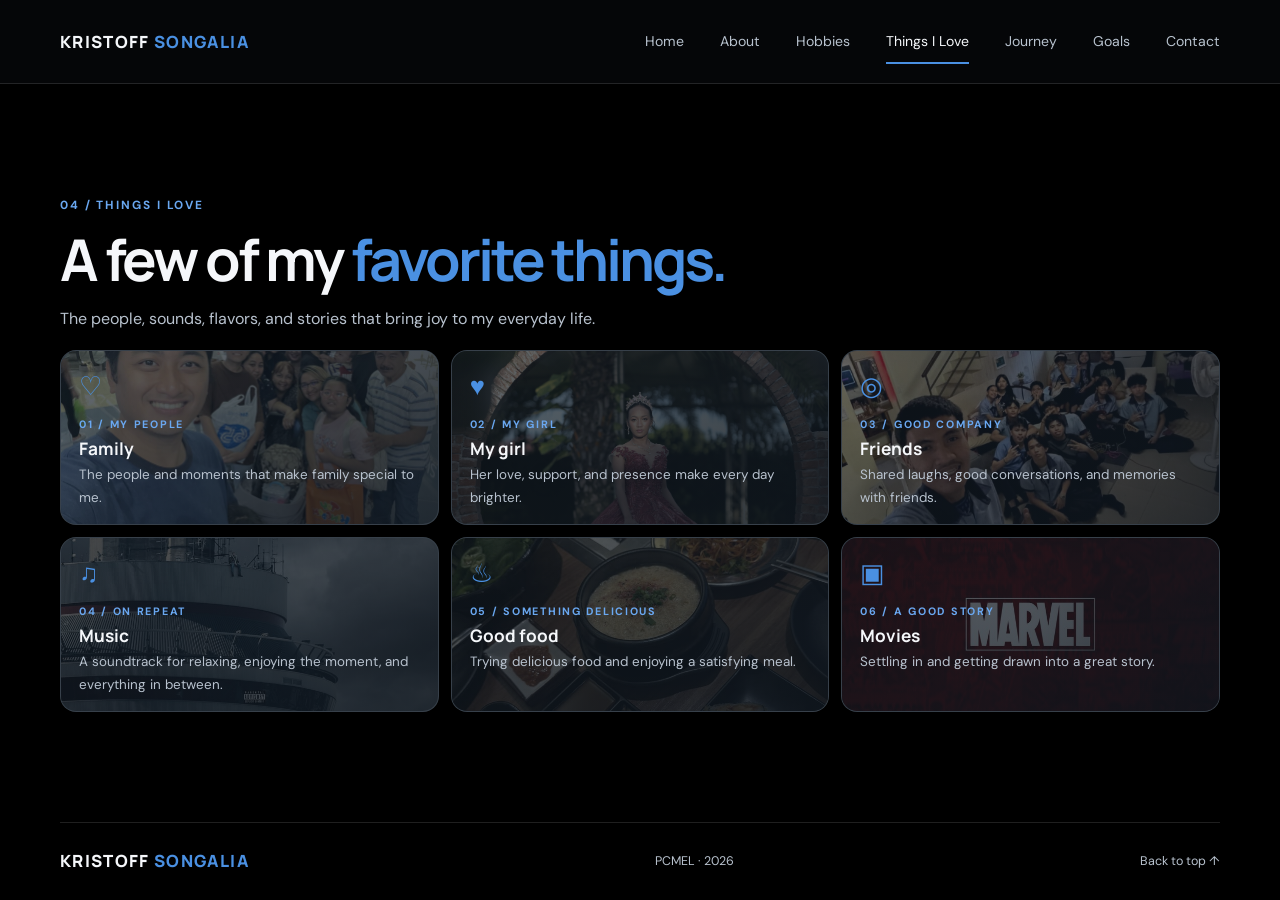
<file: things-i-love.html>
<!DOCTYPE html>
<html lang="en">
<head>
  <meta charset="UTF-8" />
  <meta name="viewport" content="width=device-width, initial-scale=1.0" />
  <title>Things I Love | KRISTOFF SONGALIA</title>
  <link rel="preconnect" href="https://fonts.googleapis.com">
  <link rel="preconnect" href="https://fonts.gstatic.com" crossorigin>
  <link href="https://fonts.googleapis.com/css2?family=DM+Sans:wght@400;500;600;700&family=Manrope:wght@400;500;600;700;800&display=swap" rel="stylesheet">
  <link rel="stylesheet" href="style.css" />
  <script src="script.js" defer></script>
</head>
<body class="love-page">
  <video class="bg-video" autoplay muted loop playsinline aria-hidden="true">
    <source src="background.mp4" type="video/mp4" />
  </video>

  <header class="site-header">
    <a class="logo" href="index.html">KRISTOFF <span>SONGALIA</span></a>
    <button class="menu-toggle" id="menu-toggle" aria-label="Open navigation" aria-expanded="false">
      <span></span><span></span><span></span>
    </button>
    <nav class="nav-links" id="nav-links" aria-label="Main navigation">
      <a class="nav-link" href="index.html">Home</a>
      <a class="nav-link" href="about.html">About</a>
      <a class="nav-link" href="hobbies.html">Hobbies</a>
      <a class="nav-link active" href="things-i-love.html">Things I Love</a>
      <a class="nav-link" href="journey.html">Journey</a>
      <a class="nav-link" href="goals.html">Goals</a>
      <a class="nav-link" href="contact.html">Contact</a>
    </nav>
  </header>

  <main>
    <section class="content-section section-shell love-section">
      <div class="section-heading">
        <p class="eyebrow">04 / THINGS I LOVE</p>
        <h2>A few of my <span>favorite things.</span></h2>
        <p class="section-subtitle">The people, sounds, flavors, and stories that bring joy to my everyday life.</p>
      </div>
      <div class="love-grid">
        <article class="love-card">
          <img class="love-card-image" src="things%20i%20love/family.jpg" alt="" aria-hidden="true" />
          <div class="card-symbol">♡</div>
          <p class="card-label">01 / MY PEOPLE</p>
          <h3>Family</h3>
          <p>The people and moments that make family special to me.</p>
        </article>
        <article class="love-card">
          <img class="love-card-image" src="things%20i%20love/my%20girl.jpg" alt="" aria-hidden="true" />
          <div class="card-symbol">♥</div>
          <p class="card-label">02 / MY GIRL</p>
          <h3>My girl</h3>
          <p>Her love, support, and presence make every day brighter.</p>
        </article>
        <article class="love-card">
          <img class="love-card-image" src="things%20i%20love/friends.jpg" alt="" aria-hidden="true" />
          <div class="card-symbol">◎</div>
          <p class="card-label">03 / GOOD COMPANY</p>
          <h3>Friends</h3>
          <p>Shared laughs, good conversations, and memories with friends.</p>
        </article>
        <article class="love-card">
          <img class="love-card-image" src="things%20i%20love/music.jpg" alt="" aria-hidden="true" />
          <div class="card-symbol">♫</div>
          <p class="card-label">04 / ON REPEAT</p>
          <h3>Music</h3>
          <p>A soundtrack for relaxing, enjoying the moment, and everything in between.</p>
        </article>
        <article class="love-card">
          <img class="love-card-image" src="things%20i%20love/food.jpg" alt="" aria-hidden="true" />
          <div class="card-symbol">♨</div>
          <p class="card-label">05 / SOMETHING DELICIOUS</p>
          <h3>Good food</h3>
          <p>Trying delicious food and enjoying a satisfying meal.</p>
        </article>
        <article class="love-card">
          <img class="love-card-image" src="things%20i%20love/movie.jpg" alt="" aria-hidden="true" />
          <div class="card-symbol">▣</div>
          <p class="card-label">06 / A GOOD STORY</p>
          <h3>Movies</h3>
          <p>Settling in and getting drawn into a great story.</p>
        </article>
      </div>
    </section>
  </main>

  <audio id="site-music" preload="none" loop>
    <source src="music.mp3" type="audio/mpeg" />
  </audio>

  <footer class="site-footer">
    <a class="logo" href="index.html">KRISTOFF <span>SONGALIA</span></a>
    <p>PCMEL · <span id="year"></span></p>
    <a href="index.html" class="back-top">Back to top ↑</a>
  </footer>
</body>
</html>
</file>
<file: style.css>
/* ===== PERSONAL PORTFOLIO: DARK MODERN THEME ===== */
:root {
  --bg: #000000;
  --panel: #1B2631;
  --panel-soft: #1d2a35;
  --text: #f5f7fa;
  --muted: #b8c2ce;
  --accent: #4A90E2;
  --accent-bright: #6aa8f1;
  --border: rgba(255, 255, 255, 0.12);
  --max-width: 1160px;
}

* { box-sizing: border-box; margin: 0; padding: 0; }
html { scroll-behavior: smooth; scroll-padding-top: 90px; }
body {
  position: relative;
  background: var(--bg);
  color: var(--text);
  font-family: "DM Sans", sans-serif;
  line-height: 1.7;
  -webkit-font-smoothing: antialiased;
  min-height: 100vh;
}

.bg-video {
  position: fixed;
  inset: 0;
  width: 100%;
  height: 100%;
  object-fit: cover;
  z-index: 0;
  opacity: 0.18;
  filter: grayscale(0.15) contrast(1.1) brightness(0.75);
  pointer-events: none;
}

main,
.site-header,
.site-footer {
  position: relative;
  z-index: 1;
}
a { color: inherit; text-decoration: none; }
img { max-width: 100%; display: block; }
button { font: inherit; }
::selection { background: var(--accent); color: #111; }

.site-header {
  width: min(var(--max-width), calc(100% - 64px));
  margin: 0 auto;
  min-height: 84px;
  display: flex;
  align-items: center;
  justify-content: space-between;
  position: relative;
  z-index: 10;
}
.site-header::before {
  content: "";
  position: absolute;
  z-index: -1;
  inset: 0 auto 0 50%;
  width: 100vw;
  transform: translateX(-50%);
  background: rgba(10, 12, 16, 0.5);
  border-bottom: 1px solid var(--border);
  backdrop-filter: blur(12px);
  -webkit-backdrop-filter: blur(12px);
  pointer-events: none;
}
.logo {
  font-family: "Manrope", sans-serif;
  font-size: 1.05rem;
  font-weight: 800;
  letter-spacing: .08em;
}
.logo span, h1 span, h2 span { color: var(--accent); }
.nav-links { display: flex; align-items: center; gap: clamp(18px, 3vw, 36px); }
.nav-link { font-size: .88rem; color: var(--muted); transition: color .2s ease; position: relative; }
.nav-link:hover, .nav-link.active { color: var(--text); }
.nav-link.active::after { content: ""; height: 2px; width: 100%; background: var(--accent); position: absolute; left: 0; bottom: -10px; }
.menu-toggle { display: none; border: 0; background: transparent; color: var(--text); }

.section-shell { width: min(var(--max-width), calc(100% - 64px)); margin-inline: auto; }
.hero {
  min-height: 600px;
  display: grid;
  grid-template-columns: 1.05fr .95fr;
  align-items: center;
  gap: 48px;
  padding-block: 64px 72px;
}
.hero-copy { position: relative; z-index: 1; }
.eyebrow, .card-label { color: var(--accent-bright); font-size: .74rem; font-weight: 700; letter-spacing: .16em; }
h1, h2, h3 { font-family: "Manrope", sans-serif; line-height: 1.12; }
h1 { font-size: clamp(3.25rem, 6.2vw, 5.7rem); letter-spacing: -.065em; font-weight: 800; margin: 18px 0 22px; }
.accent-line { height: 3px; width: 48px; background: var(--accent); margin-bottom: 22px; }
.hero-description { color: var(--muted); max-width: 470px; font-size: 1rem; }
.hero-actions { display: flex; flex-wrap: wrap; gap: 12px; margin-top: 30px; }
.button { display: inline-flex; align-items: center; justify-content: center; gap: 18px; border-radius: 999px; padding: 12px 20px; font-size: .88rem; font-weight: 700; transition: transform .2s ease, background .2s ease, border-color .2s ease; }
.button:hover { transform: translateY(-2px); }
.button-primary { background: var(--accent); color: #ffffff; }
.button-primary:hover { background: var(--accent-bright); }
.button-secondary { border: 1px solid rgba(255,255,255,.25); color: var(--text); }
.button-secondary:hover { border-color: var(--accent); }
.social-links { display: flex; gap: 12px; margin-top: 34px; }
.social-links a { display: grid; place-items: center; width: 34px; height: 34px; border: 1px solid var(--border); border-radius: 50%; color: var(--muted); font-size: .83rem; font-weight: 700; transition: all .2s ease; }
.social-links a:hover { color: var(--accent-bright); border-color: var(--accent); }
.social-links svg { width: 17px; height: 17px; }
.contact-socials { display: flex; flex-wrap: wrap; justify-content: center; gap: 12px; margin-top: 28px; }
.contact-socials a { display: inline-flex; align-items: center; gap: 9px; border: 1px solid var(--border); border-radius: 999px; padding: 10px 16px; color: var(--muted); font-size: .84rem; transition: color .2s ease, border-color .2s ease, background .2s ease; }
.contact-socials a:hover { color: var(--text); border-color: var(--accent); background: rgba(74, 144, 226, .08); }
.contact-socials svg { width: 18px; height: 18px; }

.hero-visual { min-height: 430px; display: grid; place-items: center; position: relative; }
.portrait-frame { width: min(100%, 420px); aspect-ratio: 4 / 5; border-radius: 48% 48% 18px 18px; overflow: hidden; background: radial-gradient(circle at 50% 30%, #2b3d50, #11181f 65%); border: 1px solid var(--border); position: relative; z-index: 1; }
.portrait-frame img { width: 100%; height: 100%; object-fit: cover; }
.dot-pattern { position: absolute; width: 100px; height: 100px; right: 0; bottom: 28px; opacity: .75; background-image: radial-gradient(var(--accent) 1.5px, transparent 1.5px); background-size: 14px 14px; }
.image-note { position: absolute; left: 0; bottom: 18px; writing-mode: vertical-rl; transform: rotate(180deg); color: var(--muted); font-size: .72rem; letter-spacing: .08em; }

.intro-strip { border-block: 1px solid var(--border); background: rgba(255,255,255,.025); display: grid; grid-template-columns: repeat(3, 1fr); padding: 22px max(32px, calc((100% - var(--max-width)) / 2)); gap: 24px; }
.strip-item { display: flex; align-items: center; gap: 14px; }
.strip-icon { color: var(--accent); font-size: 1.7rem; }
.strip-item strong, .strip-item small { display: block; }
.strip-item strong { font-size: .9rem; }
.strip-item small { color: var(--muted); font-size: .78rem; }

.content-section { padding-block: 112px; }
.section-heading { margin-bottom: 44px; }
.section-heading h2, .goals-section h2, .contact-section h2 { font-size: clamp(2.2rem, 4.5vw, 3.8rem); letter-spacing: -.055em; margin-top: 12px; }
.section-subtitle { color: var(--muted); margin-top: 14px; max-width: 580px; }
.about-grid { display: grid; grid-template-columns: .8fr 1.2fr; gap: 70px; }
.section-lead { font-family: "Manrope", sans-serif; font-size: clamp(1.4rem, 2.5vw, 2rem); line-height: 1.45; color: #e4e0d9; }
.body-copy { color: var(--muted); }
.body-copy p + p { margin-top: 18px; }
.about-page .about-grid { grid-template-columns: 1fr 1fr; align-items: center; gap: clamp(36px, 6vw, 72px); }
.about-page .section-lead { max-width: 40ch; font-size: clamp(1.2rem, 1.7vw, 1.45rem); line-height: 1.6; }
.about-page .body-copy { padding: clamp(24px, 3vw, 36px); border: 1px solid var(--border); border-left: 2px solid var(--accent); border-radius: 0 18px 18px 0; background: rgba(27, 38, 49, .58); backdrop-filter: blur(8px); -webkit-backdrop-filter: blur(8px); }
.about-page .body-copy p + p { margin-top: 24px; }
.about-page .body-copy p:last-child { color: var(--text); font-family: "Manrope", sans-serif; font-size: 1rem; font-weight: 700; }
.quick-facts { display: grid; grid-template-columns: repeat(3, 1fr); gap: 12px; margin-top: 28px; }
.quick-facts div { border-top: 1px solid var(--border); padding-top: 12px; }
.quick-facts span { color: var(--accent); font-size: .72rem; display: block; margin-bottom: 6px; }
.quick-facts strong { color: var(--text); font-size: .8rem; font-weight: 600; }

.interest-grid { display: grid; grid-template-columns: repeat(3, minmax(0, 1fr)); gap: 16px; align-items: start; }
.love-grid { display: grid; grid-template-columns: repeat(3, minmax(0, 1fr)); gap: 12px; }
.love-card { position: relative; overflow: hidden; isolation: isolate; min-height: 170px; padding: 18px; background: var(--panel); border: 1px solid var(--border); border-radius: 16px; transition: transform .35s ease, border-color .35s ease, box-shadow .35s ease; }
.love-card.is-popup-open {
  position: fixed;
  z-index: 1000;
  top: 50%;
  left: 50%;
  width: fit-content;
  max-width: min(90vw, 680px);
  max-height: 90vh;
  min-height: 0;
  padding: 0;
  overflow: hidden;
  transform: translate(-50%, -50%);
  transition: none;
  border-color: rgba(255, 255, 255, .25);
  background: transparent;
  box-shadow: 0 24px 80px rgba(0, 0, 0, .65), 0 0 0 100vmax rgba(0, 0, 0, .78);
}
.love-page .love-card.is-popup-open { min-height: 0; padding: 0; }
.love-card-image { position: absolute; z-index: 0; inset: 0; width: 100%; height: 100%; object-fit: cover; opacity: .55; filter: saturate(.85) brightness(.82); transform: scale(1); transition: opacity .4s ease, transform .55s ease, filter .4s ease; }
.love-card::after { content: ""; position: absolute; z-index: 0; inset: 0; background: linear-gradient(145deg, rgba(13, 20, 28, .2), rgba(13, 20, 28, .72)); transition: background .4s ease; }
.love-card.is-popup-open .love-card-image {
  position: relative;
  z-index: 1;
  inset: auto;
  display: block;
  width: auto;
  height: auto;
  max-width: min(90vw, 680px);
  max-height: 75vh;
  object-fit: contain;
  margin: 0 auto;
  background: transparent;
  padding: 0;
  opacity: 1;
  filter: saturate(1) brightness(1);
  transform: none;
  animation: none;
  pointer-events: auto;
}
.love-card.is-popup-open::after {
  z-index: 2;
  inset: 22% 0 0;
  background: linear-gradient(to bottom, transparent 0%, rgba(0, 0, 0, .72) 60%, rgba(0, 0, 0, .94) 100%);
}
.love-card.is-popup-open .card-symbol,
.love-card.is-popup-open .card-label,
.love-card.is-popup-open h3,
.love-card.is-popup-open > p:not(.card-label) {
  position: absolute;
  z-index: 3;
  left: 24px;
  right: 24px;
  width: auto;
  max-width: none;
  transform: none;
  text-align: left;
  color: #fff;
  text-shadow: none;
}
.love-card.is-popup-open .card-symbol { display: none; }
.love-card.is-popup-open .card-label { bottom: 112px; color: rgba(255, 255, 255, .8); }
.love-card.is-popup-open h3 { bottom: 66px; margin: 0; font-size: clamp(1.4rem, 2vw, 2rem); }
.love-card.is-popup-open > p:not(.card-label) { bottom: 20px; color: rgba(255, 255, 255, .92); font-size: .9rem; line-height: 1.5; }
.love-card > :not(.love-card-image) { position: relative; z-index: 1; }
.love-card:hover.reveal { transform: none; }
.love-card .card-symbol { font-size: 1.6rem; margin-bottom: 8px; }
.love-card h3 { font-size: 1.08rem; margin: 8px 0; }
.love-card > p:not(.card-label) { color: var(--muted); font-size: .84rem; }
.interest-card { position: relative; overflow: hidden; isolation: isolate; background: var(--panel); border: 1px solid var(--border); border-radius: 16px; padding: 28px; min-height: 300px; display: flex; flex-direction: column; align-items: flex-start; transition: min-height .55s cubic-bezier(.2, .75, .25, 1), transform .55s cubic-bezier(.2, .75, .25, 1), border-color .3s ease; }
.interest-card:hover { border-color: rgba(74, 144, 226, .6); }
.interest-card-image { position: absolute; z-index: 0; inset: 0; width: 100%; height: 100%; object-fit: cover; opacity: 0; filter: saturate(.85) brightness(.9); transform: scale(1.04); transition: opacity .5s ease, transform .65s cubic-bezier(.2, .75, .25, 1); pointer-events: none; }
.interest-card:hover .interest-card-image,
.interest-card:focus-within .interest-card-image,
.interest-card.is-expanded .interest-card-image,
.interest-card.is-hover-expanded .interest-card-image { opacity: .76; transform: scale(1); }
.interest-card::after { content: ""; position: absolute; z-index: 0; inset: 0; background: linear-gradient(145deg, rgba(13, 20, 28, .12), rgba(13, 20, 28, .68)); opacity: 0; transition: opacity .5s ease; pointer-events: none; }
.interest-card:hover::after,
.interest-card:focus-within::after,
.interest-card.is-expanded::after,
.interest-card.is-hover-expanded::after { opacity: 1; }
.hobbies-page .interest-card-image { opacity: .46; filter: saturate(.92) brightness(.9); transform: scale(1); }
.hobbies-page .interest-card::after { opacity: .42; }
.interest-card > :not(.interest-card-image) { position: relative; z-index: 1; }
.interest-card-large { background: linear-gradient(145deg, #1d2a35, var(--panel) 70%); }
.card-symbol { font-size: 2rem; color: var(--accent); margin-bottom: 22px; }
.card-label { font-size: .67rem; }
.interest-card h3, .timeline-item h3 { font-size: 1.3rem; margin: 12px 0; }
.interest-card > p:not(.card-label), .timeline-item p:not(.card-label) { color: var(--muted); font-size: .9rem; }
.card-extra {
  max-height: 0;
  opacity: 0;
  overflow: hidden;
  margin-top: 0;
  width: 100%;
  transition: max-height .55s cubic-bezier(.2, .75, .25, 1), opacity .45s ease, margin-top .45s ease;
}
.interest-card.is-expanded .card-extra,
.interest-card.is-hover-expanded .card-extra,
.interest-card:focus-within .card-extra {
  max-height: 220px;
  opacity: 1;
  margin-top: 18px;
}
.card-extra p { color: var(--muted); font-size: .88rem; line-height: 1.6; }
.card-toggle,
.music-btn {
  margin-top: 18px;
  border: 1px solid rgba(74, 144, 226, .35);
  background: rgba(74, 144, 226, .08);
  color: var(--text);
  border-radius: 999px;
  padding: 10px 16px;
  font-size: .77rem;
  font-weight: 700;
  letter-spacing: .06em;
  text-transform: uppercase;
  cursor: pointer;
  transition: transform .2s ease, background .2s ease, border-color .2s ease;
}
.card-toggle:hover,
.music-btn:hover { transform: translateY(-2px); background: rgba(74, 144, 226, .15); border-color: rgba(74, 144, 226, .7); }
.interest-card.is-expanded { min-height: 420px; border-color: rgba(74, 144, 226, .7); transform: translateY(-6px); }
.interest-card.is-hover-expanded { min-height: 420px; border-color: rgba(74, 144, 226, .7); }
.interest-card.is-expanded .card-toggle { background: var(--accent); color: white; }
.music-btn { margin-top: 14px; }
.hobby-audio { display: none; }

.hobby-section { padding-top: 48px; border-top: 1px solid var(--border); }
.hobby-grid { display: grid; grid-template-columns: repeat(3, minmax(0, 1fr)); gap: 28px; }
.hobby-item { border-top: 2px solid var(--accent); padding-top: 18px; }
.hobby-number { color: var(--accent-bright); font-size: .72rem; font-weight: 700; letter-spacing: .12em; }
.hobby-item h3 { margin: 16px 0 10px; font-size: 1.2rem; }
.hobby-item p { color: var(--muted); font-size: .9rem; }

.timeline { border-top: 1px solid var(--border); }
.timeline-item { display: grid; grid-template-columns: 70px 1fr; gap: 20px; padding: 28px 0; border-bottom: 1px solid var(--border); }
.timeline-marker { color: var(--accent); font-family: "Manrope", sans-serif; font-size: 1.2rem; font-weight: 800; }
.timeline-item > div { max-width: 720px; }
.journey-theme { margin-top: 14px; color: var(--accent-bright); font-size: .72rem; font-weight: 700; letter-spacing: .12em; }
.journey-quote { max-width: 720px; margin: 40px 0 0 90px; }
.small-note { margin-top: 18px; color: #77797e; font-size: .78rem; }

.goals-section {
  position: relative;
  overflow: hidden;
  border-block: 1px solid var(--border);
  background: linear-gradient(120deg, rgba(15, 26, 36, 0.82), rgba(26, 66, 104, 0.72));
}
.goals-section::before {
  content: "";
  position: absolute;
  inset: -7% -5% -7% -5%;
  background: url("cruise.jpg") center 52% / cover no-repeat;
  filter: blur(4px) brightness(0.78) saturate(0.7);
  transform: scale(1.08);
  opacity: 0.7;
}
.goals-section > * {
  position: relative;
  z-index: 1;
}
.goals-inner { display: grid; grid-template-columns: 0.9fr 1.5fr; gap: 70px; padding-block: 100px; align-items: center; }
.goals-copy { color: var(--muted); padding-top: 10px; text-align: left; max-width: 760px; }
.goals-copy p + p { margin-top: 18px; }
.goal-quote { border-left: 2px solid var(--accent); padding: 4px 0 4px 18px; margin-top: 30px; color: var(--text); font-family: "Manrope", sans-serif; font-size: 1.05rem; text-align: left; }

.contact-section { padding-block: 112px 120px; text-align: center; display: flex; flex-direction: column; align-items: center; }
.contact-section h2 { margin-bottom: 18px; }
.contact-copy { color: var(--muted); max-width: 440px; margin-bottom: 28px; }
.site-footer {
  border-top: 1px solid var(--border);
  width: min(var(--max-width), calc(100% - 64px));
  margin-inline: auto;
  padding-block: 24px;
  display: flex;
  justify-content: space-between;
  align-items: center;
  gap: 16px;
}
.site-footer .logo,
.site-footer p,
.site-footer .back-top {
  flex: 0 0 auto;
}
.site-footer p {
  margin: 0 auto;
  color: var(--muted);
  font-size: .78rem;
  text-align: center;
}
.site-footer .back-top { color: var(--muted); font-size: .78rem; }
.back-top:hover { color: var(--accent-bright); }

.reveal { opacity: 0; transform: translateY(18px); transition: opacity .65s ease, transform .65s ease; }
.reveal.visible { opacity: 1; transform: translateY(0); }

@media (min-width: 641px) {
  body.about-page,
  body.hobbies-page,
  body.journey-page,
  body.love-page,
  body.goals-page {
    min-height: 100vh;
    display: flex;
    flex-direction: column;
  }

  body.about-page main,
  body.hobbies-page main,
  body.journey-page main,
  body.love-page main,
  body.goals-page main {
    flex: 1;
    display: flex;
    flex-direction: column;
  }

  .about-page .content-section,
  .journey-page .content-section {
    flex: 1;
    display: flex;
    flex-direction: column;
    justify-content: center;
    padding-block: 32px;
  }

  .journey-page .content-section { padding-block: 20px; }

  .about-page .section-heading,
  .journey-page .section-heading {
    margin-bottom: 24px;
  }

  .hobbies-page .hobby-section {
    flex: 1;
    display: flex;
    flex-direction: column;
    justify-content: center;
    padding-block: 12px;
    border-top: 0;
  }

  .hobbies-page .section-heading { margin-bottom: 20px; }
  .hobbies-page .interest-grid { grid-template-columns: repeat(6, minmax(0, 1fr)); gap: 18px; }
  .hobbies-page .interest-card { grid-column: span 2; min-height: 260px; padding: 22px 24px; }
  .hobbies-page .interest-card:nth-last-child(2) { grid-column: 2 / span 2; }
  .hobbies-page .interest-card:last-child { grid-column: 4 / span 2; }
  .hobbies-page .interest-card.is-expanded,
  .hobbies-page .interest-card.is-hover-expanded { min-height: 340px; }
  .hobbies-page .card-symbol { font-size: 1.7rem; margin-bottom: 10px; }
  .hobbies-page .interest-card h3 { font-size: 1.08rem; margin: 8px 0; }
  .hobbies-page .interest-card > p:not(.card-label) { font-size: .82rem; }
  .hobbies-page .card-extra { margin-top: 0; }
  .hobbies-page .interest-card.is-expanded .card-extra,
  .hobbies-page .interest-card.is-hover-expanded .card-extra,
  .hobbies-page .interest-card:focus-within .card-extra { margin-top: 12px; }
  .hobbies-page .card-toggle { margin-top: 12px; padding: 8px 12px; font-size: .68rem; }

  .love-page .love-section {
    flex: 1;
    display: flex;
    flex-direction: column;
    justify-content: center;
    padding-block: 24px;
  }
  .love-page .section-heading { margin-bottom: 18px; }
  .love-page .love-card { min-height: 150px; padding: 14px 18px; }
  .love-page .love-card .card-symbol { margin-bottom: 6px; }
  .love-page .love-card h3 { margin: 6px 0; }

  .journey-page .section-heading h2 { font-size: clamp(2rem, 3.6vw, 2.8rem); }
  .journey-page .section-subtitle { max-width: 760px; margin-top: 10px; font-size: .9rem; }
  .journey-page .timeline { position: relative; display: grid; grid-template-columns: repeat(2, minmax(0, 1fr)); gap: 12px; border-top: 0; }
  .journey-page .timeline-item {
    display: block;
    min-width: 0;
    min-height: 148px;
    padding: 18px;
    border: 1px solid var(--border);
    border-radius: 14px;
    background: rgba(27, 38, 49, .9);
    transition: border-color .2s ease, box-shadow .2s ease;
  }
  .journey-page .timeline-item:hover,
  .journey-page .timeline-item.is-hover-expanded,
  .journey-page .timeline-item[open] { border-color: rgba(74, 144, 226, .7); }
  .journey-page .timeline-item.is-hover-expanded { box-shadow: 0 0 24px rgba(74, 144, 226, .14); }
  .journey-page .timeline-item.reveal,
  .journey-page .timeline-item.reveal.visible { transform: none; }
  .journey-page .timeline-item:hover,
  .journey-page .timeline-item:focus-within,
  .journey-page .timeline-item[open] { z-index: 5; }
  .journey-page .timeline-item > summary {
    position: relative;
    z-index: 4;
    display: grid;
    grid-template-columns: 32px minmax(0, 1fr);
    gap: 10px;
    list-style: none;
    cursor: pointer;
  }
  .journey-page .timeline-item > summary::-webkit-details-marker { display: none; }
  .journey-page .timeline-item > summary h3 { font-size: 1.08rem; margin: 8px 0 0; }
  .journey-page .timeline-teaser { margin-top: 10px; color: var(--muted); font-size: .82rem; line-height: 1.45; }
  .journey-page .timeline-details {
    position: fixed;
    z-index: 10;
    top: 50%;
    left: 50%;
    height: auto;
    width: min(960px, calc(100vw - 48px));
    max-height: calc(100vh - 80px);
    display: block;
    padding: clamp(28px, 4vw, 44px);
    overflow: auto;
    transform: translate(-50%, -50%);
    border: 1px solid rgba(74, 144, 226, .55);
    border-radius: 16px;
    background: rgba(27, 38, 49, .98);
    box-shadow: 0 16px 32px rgba(0, 0, 0, .35);
    opacity: 0;
    visibility: hidden;
    pointer-events: none;
    transition: opacity .2s ease, visibility .2s ease;
  }
  .journey-page .timeline-item:hover > .timeline-details,
  .journey-page .timeline-item:focus-within > .timeline-details,
  .journey-page .timeline-item[open] > .timeline-details {
    opacity: 1;
    visibility: visible;
  }
  .journey-page .timeline-details > p:first-child { color: var(--muted); font-size: clamp(1.1rem, 1.6vw, 1.25rem); line-height: 1.8; }
  .journey-page .journey-theme { margin-top: 20px; font-size: .82rem; }
  .journey-page .journey-quote { margin: 20px 0 0 42px; font-size: .95rem; }

  .goals-inner {
    display: grid;
    grid-template-columns: 0.85fr 1.6fr;
    align-items: center;
    gap: 28px;
  }
  .goals-copy { max-width: none; }

  .goals-page .goals-section { flex: 1; display: flex; align-items: center; }
  .goals-page .goals-inner { width: min(var(--max-width), calc(100% - 64px)); padding-block: 54px; }
  }


@media (max-width: 850px) {
  .site-header, .section-shell, .site-footer { width: min(100% - 40px, var(--max-width)); }
  .hero { grid-template-columns: 1fr 0.8fr; gap: 24px; min-height: auto; padding-block: 64px; }
  h1 { font-size: clamp(3rem, 7vw, 4.5rem); }
  .hero-visual { min-height: 340px; }
  .about-grid, .goals-inner { gap: 34px; }
  .about-page .about-grid { grid-template-columns: 1fr; gap: 24px; }
  .intro-strip { padding-inline: 24px; }
  .interest-grid { grid-template-columns: 1fr 1fr; }
  .hobbies-page .interest-grid { grid-template-columns: repeat(2, minmax(0, 1fr)); }
  .hobbies-page .interest-card,
  .hobbies-page .interest-card:nth-last-child(2),
  .hobbies-page .interest-card:last-child { grid-column: auto; }
  .interest-card-large { grid-column: span 2; min-height: 250px; }
  .hobby-grid { grid-template-columns: 1fr 1fr; }
}

@media (max-width: 640px) {
  html { scroll-padding-top: 72px; }
  .site-header { min-height: 72px; }
  .menu-toggle { display: flex; flex-direction: column; gap: 5px; padding: 10px 0 10px 10px; cursor: pointer; }
  .menu-toggle span { width: 24px; height: 2px; background: var(--text); display: block; transition: transform .2s ease; }
  .nav-links { display: none; position: absolute; top: 71px; left: -1px; right: -1px; padding: 18px; background: #17191e; border: 1px solid var(--border); border-radius: 0 0 14px 14px; flex-direction: column; align-items: flex-start; gap: 16px; }
  .nav-links.open { display: flex; }
  .nav-link.active::after { bottom: -4px; }
  .hero { grid-template-columns: 1fr; padding-block: 54px 48px; gap: 36px; }
  h1 { font-size: clamp(3.2rem, 14vw, 4.6rem); }
  .hero-description { font-size: .95rem; }
  .hero-visual { min-height: auto; padding: 0 14px 22px; }
  .portrait-frame { width: min(82%, 330px); }
  .dot-pattern { right: 2%; bottom: 42px; }
  .image-note { left: 0; bottom: 20px; }
  .intro-strip { grid-template-columns: 1fr; gap: 18px; padding: 24px 20px; }
  .content-section { padding-block: 76px; }
  .about-grid, .goals-inner { grid-template-columns: 1fr; gap: 26px; }
  .quick-facts { grid-template-columns: 1fr; gap: 14px; }
  .quick-facts div { display: flex; gap: 12px; align-items: baseline; }
  .quick-facts span { margin: 0; }
  .interest-grid { grid-template-columns: 1fr; }
  .hobbies-page .interest-grid { grid-template-columns: 1fr; }
  .love-grid { grid-template-columns: repeat(2, minmax(0, 1fr)); }
  .love-page .love-section { padding-block: 32px; }
  .love-page .section-heading { margin-bottom: 18px; }
  .love-page .love-card { min-height: 142px; padding: 12px; }
  .love-page .love-card .card-symbol { font-size: 1.4rem; margin-bottom: 4px; }
  .love-page .love-card .card-label { font-size: .58rem; letter-spacing: .1em; }
  .love-page .love-card h3 { font-size: 1rem; margin: 4px 0; }
  .love-page .love-card > p:not(.card-label) { font-size: .78rem; }
  .love-page .love-card.is-popup-open { min-height: 0; padding: 0; }
  .love-page .love-card.is-popup-open h3 { font-size: 1.35rem; }
  .interest-card-large { grid-column: auto; }
  .interest-card { min-height: 240px; }
  .hobby-grid { grid-template-columns: 1fr; gap: 24px; }
  .timeline-item { grid-template-columns: 42px 1fr; gap: 12px; }
  .journey-page .timeline-item { display: block; padding: 16px 0; }
  .journey-page .timeline-item > summary { display: grid; grid-template-columns: 42px 1fr; gap: 12px; cursor: pointer; }
  .journey-page .timeline-details { display: none; }
  .journey-page .timeline-item[open] > .timeline-details { display: block; margin-top: 12px; }
  .journey-quote { margin-left: 54px; }
  .goals-inner { padding-block: 76px; }
  .contact-section { padding-block: 80px; }
  .site-footer {
    display: flex;
    justify-content: center;
    flex-wrap: wrap;
    gap: 12px;
  }
  .site-footer p { order: 3; width: 100%; }
}

@media (prefers-reduced-motion: reduce) {
  *, *::before, *::after { scroll-behavior: auto !important; transition-duration: .01ms !important; animation-duration: .01ms !important; }
}
</file>
